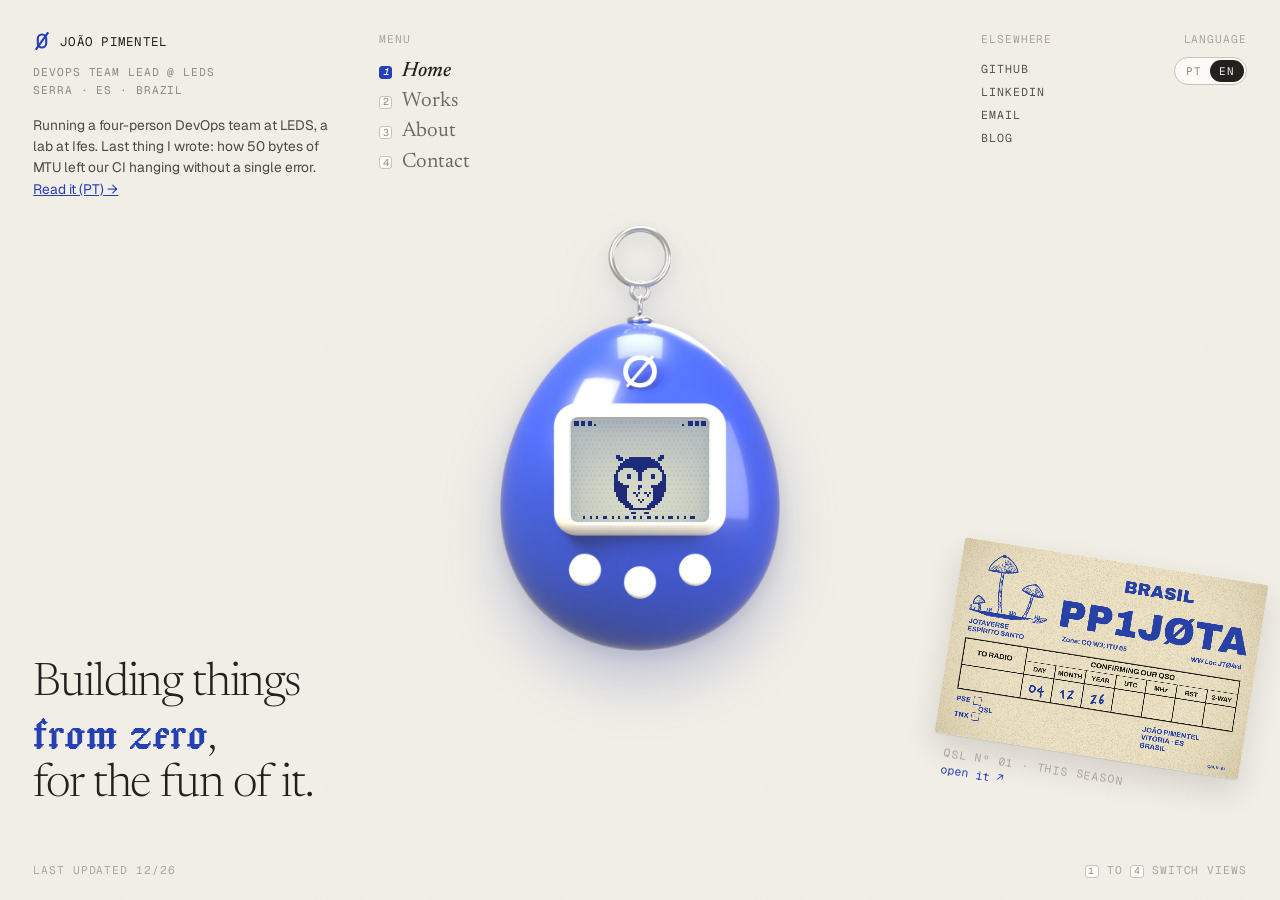
<file: index.html>
<!DOCTYPE html>
<html lang="pt-BR">

<head>
    <meta charset="UTF-8">
    <meta name="viewport" content="width=device-width, initial-scale=1.0">
    <title>Jotaverse / João Pimentel</title>
    <meta name="description" content="Jotaverse, de João Pimentel: líder de DevOps em Serra, ES. Projetos e experimentos feitos pelo prazer de construir.">
    <meta property="og:title" content="Jotaverse / João Pimentel">
    <meta property="og:description" content="DevOps, segurança e projetos feitos pelo prazer de construir.">
    <meta property="og:type" content="website">
    <link rel="icon" href="favicon.ico" sizes="32x32">
    <link rel="icon" href="favicon.svg" type="image/svg+xml">
    <link rel="apple-touch-icon" href="apple-touch-icon.png">
    <meta name="theme-color" content="#f4f1ea">
    <link rel="preconnect" href="https://fonts.googleapis.com">
    <link rel="preconnect" href="https://fonts.gstatic.com" crossorigin>
    <!-- Newsreader + Geist for the page, Jacquard 24 for the pixel blackletter accents, GFS Didot for the greek; Archivo + Reenie Beanie are the card's print and pen -->
    <link href="https://fonts.googleapis.com/css2?family=Archivo:wght@500;700&family=Archivo+Black&family=GFS+Didot&family=Geist+Mono:wght@400;500&family=Geist:wght@400;500&family=Jacquard+24&family=Newsreader:ital,opsz,wght@0,6..72,300..500;1,6..72,300..500&family=Reenie+Beanie&display=swap" rel="stylesheet">
    <link rel="stylesheet" href="site.css">
</head>

<body>
    <!-- ============ MASTHEAD (also the navigation) ============
         the page ships in portuguese; i18n.js swaps every [data-i18n] for english -->
    <header class="mast">
        <div class="mast-col mast-id">
            <a href="#" class="brand" data-go="home">
                <svg viewBox="0 0 32 32" aria-hidden="true"><rect x="8.5" y="4.5" width="15" height="23" rx="7.5"/><path d="M6 30 26 2"/></svg>
                JOÃO PIMENTEL
            </a>
            <p class="mono-s" data-i18n="role">LÍDER DE DEVOPS NO LEDS<br>SERRA · ES · BRASIL</p>
            <p class="mast-now" data-i18n="now">Lidero um time de DevOps de quatro pessoas no LEDS, um laboratório do Ifes. O último texto que escrevi: como 50 bytes de MTU deixaram nosso CI travado sem um único erro. <a href="https://blog.jotaverse.com.br/posts/50-bytes-ci-mudo/">Ler →</a></p>
        </div>

        <nav class="mast-col mast-menu" data-i18n-aria="nav" aria-label="Seções">
            <p class="label">menu</p>
            <a href="#" data-go="home"><kbd>1</kbd><span data-i18n="m-home">Início</span></a>
            <a href="#works" data-go="works"><kbd>2</kbd><span data-i18n="m-works">Projetos</span></a>
            <a href="#me" data-go="me"><kbd>3</kbd><span data-i18n="m-me">Sobre</span></a>
            <a href="#links" data-go="links"><kbd>4</kbd><span data-i18n="m-links">Contato</span></a>
        </nav>

        <div class="mast-col mast-contact">
            <p class="label" data-i18n="elsewhere">por aí</p>
            <a href="https://github.com/joaomrpimentel" target="_blank" rel="noopener">GITHUB</a>
            <a href="https://www.linkedin.com/in/jo%C3%A3o-marcos-pimentel-269a99296/" target="_blank" rel="noopener">LINKEDIN</a>
            <a href="mailto:joaomarcosrpimentel@gmail.com" data-copy="joaomarcosrpimentel@gmail.com">EMAIL</a>
            <a href="https://blog.jotaverse.com.br">BLOG</a>
        </div>

        <div class="mast-col mast-lang">
            <p class="label" data-i18n="lang-label">idioma</p>
            <div class="lang" role="group" data-i18n-aria="lang-group" aria-label="Idioma do site">
                <button type="button" data-lang="pt" aria-pressed="true">PT</button>
                <button type="button" data-lang="en" aria-pressed="false">EN</button>
            </div>
        </div>
    </header>

    <main>
        <!-- ============ HOME ============ -->
        <section class="view view-home" id="home" data-i18n-aria="m-home" aria-label="Início">
            <div class="home">
                <h1 class="headline">
                    <span class="visually-hidden">João Pimentel. </span><span data-i18n="headline">Construo coisas<br><em>do zero</em>,<br>por pura diversão.</span>
                </h1>

                <!-- the pet: a pixel owl that lives in a rendered egg. layers come from
                     tools/egg.py; the lcd is a canvas in the hole the frame leaves for it.
                     .egg takes the pick-up zoom, .egg-body the idle sway, so each keeps
                     its own transform origin -->
                <div class="pet">
                    <div class="egg" id="egg" tabindex="0" role="group" data-i18n-aria="egg" aria-label="Jotagotchi, uma coruja de pixel chamada Byte. Aperte Enter pra pegar.">
                        <div class="egg-body">
                            <canvas id="pet" width="64" height="48" aria-hidden="true"></canvas>
                            <img class="egg-layer egg-frame" src="assets/egg/frame.webp" alt="" width="900" height="1100" draggable="false">
                            <img class="egg-layer egg-press" data-for="a" src="assets/egg/button_1.webp" alt="" width="900" height="1100" draggable="false">
                            <img class="egg-layer egg-press" data-for="b" src="assets/egg/button_2.webp" alt="" width="900" height="1100" draggable="false">
                            <img class="egg-layer egg-press" data-for="c" src="assets/egg/button_3.webp" alt="" width="900" height="1100" draggable="false">
                            <button type="button" class="egg-key" data-key="a" style="--l:31.4%;--t:76.9%;--w:8.6%;--h:7.4%" data-i18n-aria="k-feed" aria-label="Alimentar"></button>
                            <button type="button" class="egg-key" data-key="b" style="--l:45.8%;--t:79.5%;--w:8.4%;--h:7.4%" data-i18n-aria="k-play" aria-label="Brincar"></button>
                            <button type="button" class="egg-key" data-key="c" style="--l:60%;--t:76.9%;--w:8.6%;--h:7.4%" data-i18n-aria="k-light" aria-label="Luz"></button>
                        </div>
                    </div>
                    <p class="visually-hidden" id="pet-live" aria-live="polite"></p>
                </div>

                <!-- the collectible, tossed on the corner -->
                <button type="button" class="tossed" id="open-qsl" aria-haspopup="dialog">
                    <canvas id="card-thumb" width="700" height="450" aria-hidden="true"></canvas>
                    <span class="tossed-note"><span class="label" data-i18n="qsl-season">QSL Nº 01 · desta temporada</span><span data-i18n="qsl-open">abrir ↗</span></span>
                </button>
            </div>
        </section>

        <!-- ============ WORKS ============ -->
        <section class="view" id="works" aria-labelledby="works-title" hidden>
            <header class="view-head">
                <h2 id="works-title" data-i18n="m-works">Projetos</h2>
                <p class="mono-s" data-i18n="works-sub">o que eu faço quando ninguém pede.</p>
            </header>
            <div class="works">
                <a class="work" href="https://github.com/joaomrpimentel/KubeOwl" target="_blank" rel="noopener">
                    <span class="work-shot"><img src="assets/works/kubeowl.webp" data-i18n-alt="alt-kubeowl" alt="Painel do KubeOwl com a visão geral do cluster" loading="lazy" width="1200" height="750"></span>
                    <span class="work-meta"><span class="work-name">KubeOwl</span><span class="chip">GO · OPEN SOURCE</span></span>
                    <span class="work-title" data-i18n="w-kubeowl">Um painel web que mostra o estado de um cluster Kubernetes em tempo real.</span>
                </a>
                <a class="work" href="https://modula.jotaverse.com.br" target="_blank" rel="noopener">
                    <span class="work-shot"><img src="assets/works/modula.webp" data-i18n-alt="alt-modula" alt="Tela inicial do Modula com três sintetizadores" loading="lazy" width="1200" height="750" data-zoom="2.4" data-focus="50 30"></span>
                    <span class="work-meta"><span class="work-name">Modula</span><span class="chip">WEB AUDIO</span></span>
                    <span class="work-title" data-i18n="w-modula">Três sintetizadores que rodam direto no navegador.</span>
                </a>
                <a class="work" href="subtone/" target="_blank" rel="noopener">
                    <span class="work-shot"><img src="assets/works/subtone.webp" data-i18n-alt="alt-subtone" alt="Editor do Subtone com efeitos de dithering, CRT e halftone" loading="lazy" width="1200" height="750"></span>
                    <span class="work-meta"><span class="work-name">Subtone</span><span class="chip" data-i18n="c-image">IMAGEM</span></span>
                    <span class="work-title" data-i18n="w-subtone">Um editor de imagem que aplica dither, halftone e outros efeitos retrô.</span>
                </a>
                <a class="work" href="https://lume.jotaverse.com.br/u/jota" target="_blank" rel="noopener">
                    <span class="work-shot"><img src="assets/works/lume.webp" data-i18n-alt="alt-lume" alt="Perfil no Lume com uma grade de fotos polaroid" loading="lazy" width="1200" height="750"></span>
                    <span class="work-meta"><span class="work-name">Lume</span><span class="chip" data-i18n="c-photos">REDE SOCIAL</span></span>
                    <span class="work-title" data-i18n="w-lume">Uma rede social só para convidados, onde posto algumas fotos.</span>
                </a>
                <a class="work" href="snake-queue/" target="_blank" rel="noopener">
                    <span class="work-shot"><img src="assets/works/snake.webp" data-i18n-alt="alt-snake" alt="Janela de ajuda do Snake Queue por cima do tabuleiro" loading="lazy" width="1200" height="750" data-zoom="1.6" data-focus="50 30"></span>
                    <span class="work-meta"><span class="work-name">Snake Queue</span><span class="chip" data-i18n="c-exp">EXPERIMENTO</span></span>
                    <span class="work-title" data-i18n="w-snake">Uma lista de tarefas em que cada tarefa é um pedaço de uma cobra.</span>
                </a>
                <a class="work" href="https://blog.jotaverse.com.br">
                    <span class="work-shot"><img src="assets/works/blog.webp" data-i18n-alt="alt-blog" alt="Página inicial do blog do Jotaverse" loading="lazy" width="1200" height="750"></span>
                    <span class="work-meta"><span class="work-name">Blog</span><span class="chip" data-i18n="c-writing">TEXTOS</span></span>
                    <span class="work-title" data-i18n="w-blog">Onde escrevo sobre DevOps, segurança e homelab.</span>
                </a>
            </div>
        </section>

        <!-- ============ ABOUT ============ -->
        <section class="view view-center" id="me" aria-labelledby="me-title" hidden>
            <div class="me-text">
                <h2 id="me-title" data-i18n="m-me">Sobre</h2>
                <p data-i18n="me-1">Sou o João. Lidero o time de DevOps do LEDS, um laboratório do Ifes em Serra, no Espírito Santo. No dia a dia isso quer dizer pipelines de CI/CD com GitHub Actions, Drone e Argo, clusters Kubernetes na AWS e nos nossos próprios servidores Proxmox, e zero trust entre os microsserviços.</p>
                <p data-i18n="me-2">Antes disso fui dev full cycle no mesmo laboratório. Escrevi a extensão em Langium por trás do Spark-LEds, que gera código de front e back a partir de uma DSL pequena, e um gateway de API com Ocelot.</p>
                <p data-i18n="me-3">O resto deste site eu fiz por diversão, no meu tempo livre.</p>
                <dl class="facts">
                    <div><dt class="label" data-i18n="f-studied">estudei</dt><dd data-i18n="f-studied-v">Sistemas de Informação no Ifes. Antes, técnico em automação industrial no Cedtec.</dd></div>
                    <div><dt class="label" data-i18n="f-writing">escrevo</dt><dd data-i18n="f-writing-v">Notas sobre DevOps e segurança, <a href="https://blog.jotaverse.com.br">no blog</a>.</dd></div>
                </dl>
            </div>
            <!-- ichthys: just the word, quiet in the corner. on hover a fish slips out
                 from under the letters, arcs over them and dives back in with a splash.
                 the "water" is the baseline: everything below it is clipped (site.js) -->
            <figure class="ichthys" tabindex="0" aria-label="ΙΧΘΥΣ: Ἰησοῦς Χριστὸς Θεοῦ Υἱὸς Σωτήρ">
                <svg viewBox="0 0 260 150" aria-hidden="true">
                    <defs><clipPath id="above-water"><rect x="-40" y="-80" width="340" height="208"/></clipPath></defs>
                    <text class="ichthys-word" x="130" y="128" text-anchor="middle">ΙΧΘΥΣ</text>
                    <g clip-path="url(#above-water)">
                        <g class="ichthys-fish" transform="translate(30 190)">
                            <path d="M-22 8 C -11 -10, 12 -12, 22 0 C 12 12, -11 10, -22 -8"/>
                            <circle cx="13" cy="-2" r="1.5"/>
                        </g>
                    </g>
                    <g class="ichthys-splash"></g>
                </svg>
            </figure>
        </section>

        <!-- ============ CONTACT ============ -->
        <section class="view view-center" id="links" aria-labelledby="links-title" hidden>
            <header class="view-head">
                <h2 id="links-title" data-i18n="links-title">Manda um oi</h2>
                <p class="mono-s" data-i18n="links-sub">clique no email pra copiar.</p>
            </header>
            <ul class="links">
                <li><a href="mailto:joaomarcosrpimentel@gmail.com" data-copy="joaomarcosrpimentel@gmail.com"><span>Email</span><span class="mono-s">joaomarcosrpimentel@gmail.com</span><span class="go">⧉</span></a></li>
                <li><a href="https://github.com/joaomrpimentel" target="_blank" rel="noopener"><span>GitHub</span><span class="mono-s">@joaomrpimentel</span><span class="go">↗</span></a></li>
                <li><a href="https://www.linkedin.com/in/jo%C3%A3o-marcos-pimentel-269a99296/" target="_blank" rel="noopener"><span>LinkedIn</span><span class="mono-s">João Marcos Pimentel</span><span class="go">↗</span></a></li>
                <li><a href="https://blog.jotaverse.com.br"><span>Blog</span><span class="mono-s">blog.jotaverse.com.br</span><span class="go">↗</span></a></li>
            </ul>
        </section>
    </main>

    <footer class="foot mono-s">
        <span><span data-i18n="updated">ATUALIZADO EM</span> <time id="updated">10/26</time></span>
        <span class="foot-keys"><kbd>1</kbd> <span data-i18n="keys">A</span> <kbd>4</kbd> <span data-i18n="keys-2">TROCAM DE TELA</span></span>
    </footer>

    <!-- ============ QSL DIALOG ============ -->
    <!-- not a panel: like the egg, the card is picked up off the page and the
         page steps back. site.js flies it in from the thumbnail and back out -->
    <dialog class="qsl-dialog" id="qsl-dialog" aria-labelledby="qsl-title">
        <button type="button" class="dialog-close mono-s" id="close-qsl"><span data-i18n="close-l">esc · fechar</span> ×</button>
        <div class="qsl-dialog-card">
            <div class="card-wrap" id="card-wrap">
                <canvas id="card" width="2100" height="1350" role="img" data-i18n-aria="card" aria-label="Cartão QSL de PP1JØTA, que se preenche sozinho"></canvas>
                <input id="to" class="to-input" maxlength="10" autocomplete="off" autocapitalize="characters"
                       spellcheck="false" data-i18n-aria="to" aria-label="Seu nome ou indicativo, escrito no campo TO RADIO">
            </div>
            <p class="card-hint" id="hint" data-i18n="qsl-hint">✎ clique em <b>TO RADIO</b> e escreva seu indicativo ou nome</p>
        </div>
        <div class="qsl-dialog-text" id="qsl-text" tabindex="-1">
            <p class="label" data-i18n="qsl-live">QSL Nº 01 · no ar desde 9 out 2026</p>
            <h2 id="qsl-title" data-i18n="qsl-title">Cartão QSL</h2>
            <p data-i18n="qsl-1">Depois de um contato, radioamadores mandam um cartão-postal um pro outro confirmando que ele aconteceu. Esse cartão é o QSL.</p>
            <p data-i18n="qsl-2">O site tem um cartão por temporada. Este é o primeiro. Quando sair o próximo, este vai pro arquivo e para de mudar.</p>
            <dl class="facts">
                <div><dt class="label" data-i18n="qsl-feat">neste cartão</dt><dd data-i18n="qsl-feat-v"><i>Entoloma virescens</i>, um cogumelo da Mata Atlântica aqui do Espírito Santo, azul do chapéu ao pé.</dd></div>
                <div><dt class="label" data-i18n="qsl-yours">o seu</dt><dd data-i18n="qsl-3">Escreva seu indicativo, ou só seu nome, em TO RADIO. A data e a hora se preenchem sozinhas.</dd></div>
            </dl>
            <button type="button" class="pill" id="download" data-i18n="qsl-dl">baixar meu cartão ↓</button>
        </div>
    </dialog>

    <div class="pet-hint" id="pet-hint" aria-hidden="true"></div>
    <!-- same close as the card, shown while the egg is picked up -->
    <button type="button" class="dialog-close pet-close mono-s" id="close-pet"><span data-i18n="close-l">esc · fechar</span> ×</button>

    <div class="toast" id="toast" role="status" aria-live="polite"></div>

    <script src="i18n.js" defer></script>
    <script src="qsl/qsl.js" defer></script>
    <script src="site.js" defer></script>
    <script src="pet.js" defer></script>
</body>

</html>
</file>
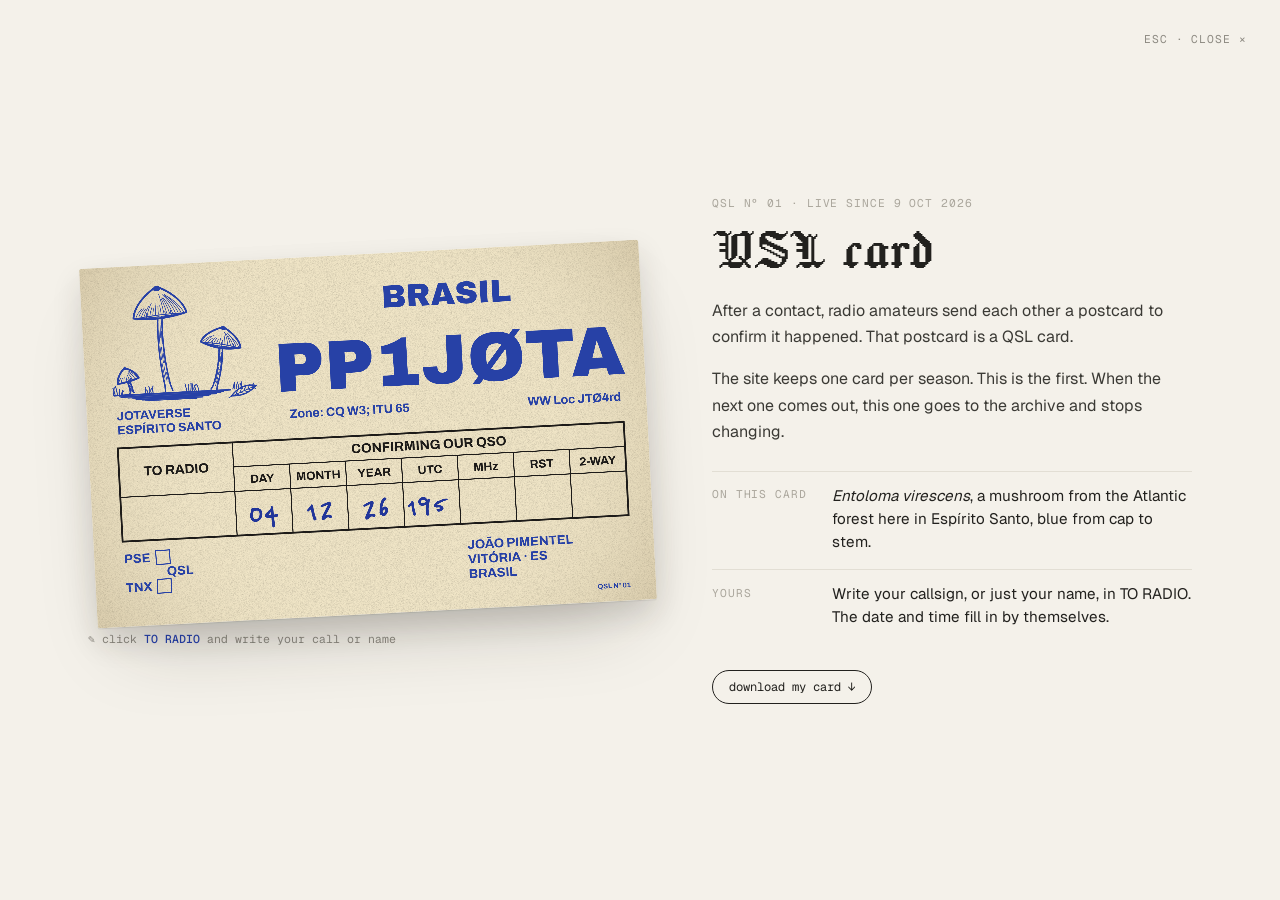
<file: qsl/index.html>
<!DOCTYPE html>
<html lang="pt-BR">
<head>
    <meta charset="UTF-8">
    <title>QSL Card / Jotaverse</title>
    <!-- the QSL card moved to the home page; keep old links working -->
    <link rel="canonical" href="https://jotaverse.com.br/#qsl">
    <meta http-equiv="refresh" content="0; url=../#qsl">
    <script>location.replace('../#qsl');</script>
</head>
<body>
    <p><a href="../#qsl">O cartão QSL agora fica na página inicial →</a></p>
</body>
</html>
</file>
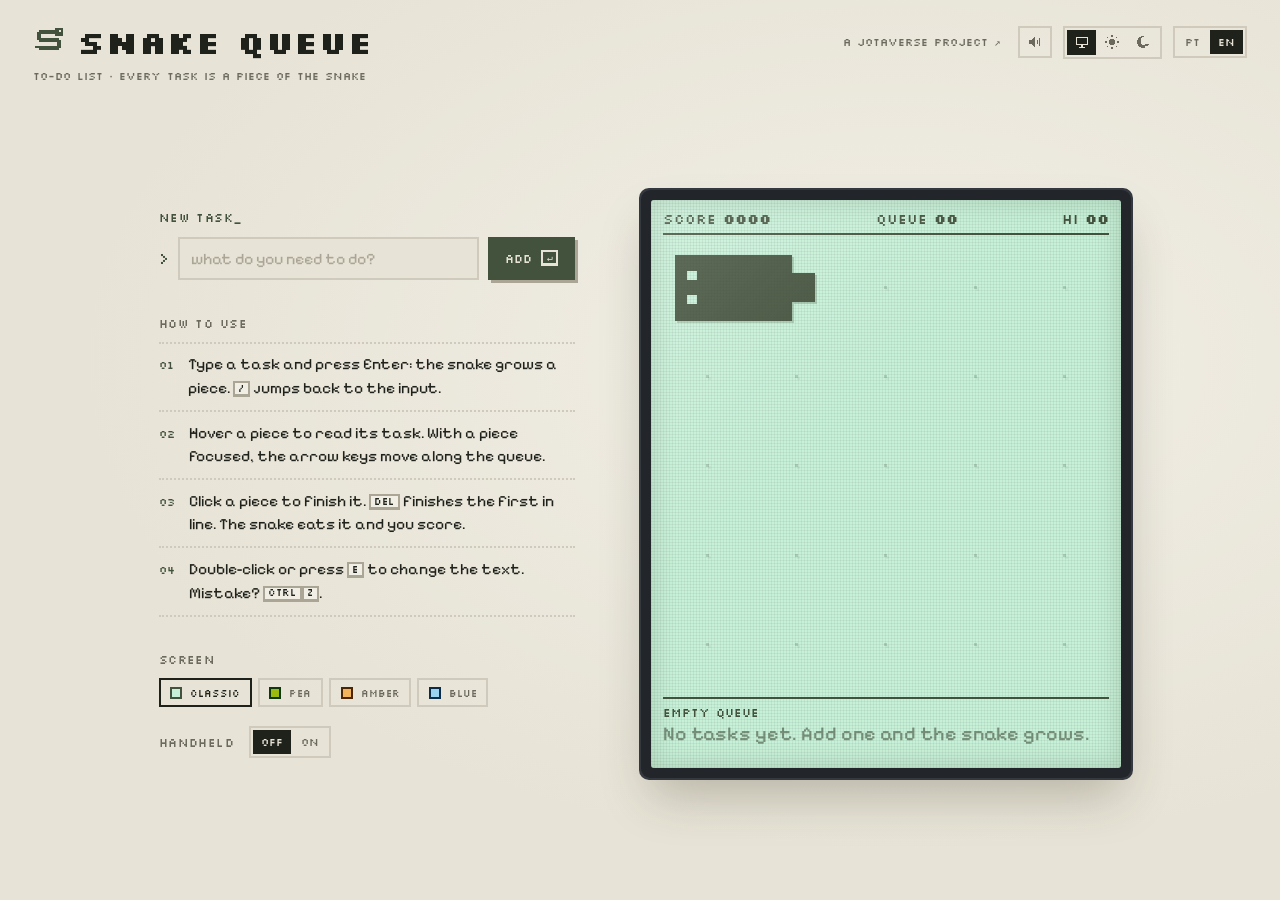
<file: snake-queue/index.html>
<!DOCTYPE html>
<html lang="pt-BR">
<head>
  <meta charset="UTF-8">
  <meta name="viewport" content="width=device-width, initial-scale=1.0">
  <title>Snake Queue</title>
  <meta name="description" content="Snake Queue: uma lista de tarefas em que cada tarefa é um pedaço da cobra.">
  <meta name="theme-color" content="#121410">
  <script>
    // pick the theme before first paint so a light device never flashes dark.
    // "auto" (the default) follows the device; script.js keeps it in sync
    (() => {
      let pref = "auto";
      try { pref = localStorage.getItem("snakeScheme") || "auto"; } catch {}
      const light = pref === "light" || (pref === "auto" && matchMedia("(prefers-color-scheme: light)").matches);
      document.documentElement.dataset.scheme = light ? "light" : "dark";
      // the handheld is optional; without it the screen stands on its own
      let device = "off";
      try { device = localStorage.getItem("snakeDevice") === "on" ? "on" : "off"; } catch {}
      document.documentElement.dataset.device = device;
    })();
  </script>
  <link rel="icon" href="favicon.svg" type="image/svg+xml">
  <link rel="preconnect" href="https://fonts.googleapis.com">
  <link rel="preconnect" href="https://fonts.gstatic.com" crossorigin>
  <!-- Silkscreen for the labels, scores and wordmark, Pixelify Sans for anything you actually read -->
  <link href="https://fonts.googleapis.com/css2?family=Pixelify+Sans:wght@400;500&family=Silkscreen:wght@400;700&display=swap" rel="stylesheet">
  <link rel="stylesheet" href="styles.css">
</head>
<body>
  <!-- the mark: a pixel snake folded into an S, head top right -->
  <svg width="0" height="0" style="position:absolute" aria-hidden="true">
    <symbol id="snake-mark" viewBox="0 0 16 16">
      <path class="mark-body" d="M3 2h9v2h-9zM2 3h2v4h-2zM3 6h10v2h-10zM12 7h2v4h-2zM3 10h10v2h-10zM1 10h2v1h-2z"/>
      <path class="mark-body" d="M11 1h4v4h-4z"/>
      <path class="mark-eye" d="M13 2h1v1h-1z"/>
    </symbol>
  </svg>

  <header class="mast">
    <div class="mast-col">
      <a href="./" class="brand">
        <svg class="mark" aria-hidden="true"><use href="#snake-mark"/></svg>
        <span class="wordmark">snake queue</span>
      </a>
      <p class="tagline" data-i18n="tagline">LISTA DE TAREFAS · CADA TAREFA É UM PEDAÇO DA COBRA</p>
    </div>
    <div class="mast-tools">
      <a class="mast-by" href="https://jotaverse.com.br/#works" data-i18n="by">UM PROJETO DO JOTAVERSE ↗</a>
      <button type="button" id="mute-button" class="tool" aria-pressed="false" data-i18n-aria="sound" aria-label="Som">
        <svg class="sound-on" viewBox="0 0 16 16" aria-hidden="true"><path d="M2 6h3v4h-3zM5 5h1v6h-1zM6 4h1v8h-1zM7 3h1v10h-1zM10 6h1v4h-1zM12 4h1v8h-1z"/></svg>
        <svg class="sound-off" viewBox="0 0 16 16" aria-hidden="true"><path d="M2 6h3v4h-3zM5 5h1v6h-1zM6 4h1v8h-1zM7 3h1v10h-1zM10 5h1v1h-1zM11 6h1v1h-1zM12 7h1v2h-1zM13 6h1v1h-1zM14 5h1v1h-1zM11 9h1v1h-1zM10 10h1v1h-1zM13 9h1v1h-1zM14 10h1v1h-1z"/></svg>
      </button>
      <div class="segmented scheme" role="group" data-i18n-aria="scheme-group" aria-label="Tema">
        <button type="button" data-scheme="auto" aria-pressed="true" data-i18n-aria="scheme-auto" aria-label="Automático (segue o dispositivo)" data-i18n-title="scheme-auto" title="Automático (segue o dispositivo)">
          <svg viewBox="0 0 16 16" aria-hidden="true"><path d="M2 3h12v1h-12zM2 4h1v6h-1zM13 4h1v6h-1zM2 10h12v1h-12zM7 11h2v2h-2zM5 13h6v1h-6z"/></svg>
        </button>
        <button type="button" data-scheme="light" aria-pressed="false" data-i18n-aria="scheme-light" aria-label="Claro" data-i18n-title="scheme-light" title="Claro">
          <svg viewBox="0 0 16 16" aria-hidden="true"><path d="M6 5h4v6h-4zM5 6h6v4h-6zM7 1h2v2h-2zM7 13h2v2h-2zM1 7h2v2h-2zM13 7h2v2h-2zM3 3h1v1h-1zM12 3h1v1h-1zM3 12h1v1h-1zM12 12h1v1h-1z"/></svg>
        </button>
        <button type="button" data-scheme="dark" aria-pressed="false" data-i18n-aria="scheme-dark" aria-label="Escuro" data-i18n-title="scheme-dark" title="Escuro">
          <svg viewBox="0 0 16 16" aria-hidden="true"><path d="M6 2h3v1h-3zM4 3h3v1h-3zM3 4h3v2h-3zM2 6h4v4h-4zM3 10h4v2h-4zM4 12h6v1h-6zM6 13h4v1h-4zM7 11h6v1h-6zM10 10h4v1h-4z"/></svg>
        </button>
      </div>
      <div class="segmented" role="group" data-i18n-aria="lang-group" aria-label="Idioma">
        <button type="button" data-lang="pt" aria-pressed="true">PT</button>
        <button type="button" data-lang="en" aria-pressed="false">EN</button>
      </div>
    </div>
  </header>

  <main class="hero">
    <!-- left: feed it, how to use it, which screen -->
    <div class="side">
      <form id="task-form" class="feed">
        <label for="task-input" class="label"><span data-i18n="new-task">nova tarefa</span><span class="caret" aria-hidden="true">_</span></label>
        <div class="feed-row">
          <span class="prompt" aria-hidden="true">&gt;</span>
          <input type="text" id="task-input" class="text-input" autocomplete="off" maxlength="200" data-i18n-ph="placeholder" placeholder="o que você precisa fazer?">
          <button type="submit" class="btn btn-primary"><span data-i18n="add">adicionar</span><kbd>↵</kbd></button>
        </div>
      </form>

      <div class="steps">
        <p class="label" data-i18n="how">como usar</p>
        <ol>
          <!-- .pc shows with a mouse and keyboard, .touch on a phone (see styles.css) -->
          <li><span>01</span><p data-i18n="s1">Digite uma tarefa e aperte Enter: a cobra cresce um pedaço.<span class="pc"> <kbd>/</kbd> volta pro campo.</span></p></li>
          <li><span>02</span><p data-i18n="s2"><span class="pc">Passe o mouse num pedaço pra ler a tarefa. Com um pedaço em foco, as setas andam pela fila.</span><span class="touch">Toque num pedaço pra ler a tarefa.</span></p></li>
          <li><span>03</span><p data-i18n="s3"><span class="pc">Clique num pedaço pra concluir. <kbd>Del</kbd> conclui a primeira da fila.</span><span class="touch">Toque de novo no mesmo pedaço pra concluir.</span> A cobra come e você ganha ponto.</p></li>
          <li><span>04</span><p data-i18n="s4"><span class="pc">Clique duas vezes ou aperte <kbd>E</kbd> pra mudar o texto. Errou? <kbd>Ctrl</kbd><kbd>Z</kbd>.</span><span class="touch">Segure o dedo num pedaço pra mudar o texto. Errou? Toque em desfazer no aviso.</span></p></li>
        </ol>
      </div>

      <div class="screens">
        <p class="label" data-i18n="ink">tela</p>
        <div class="chips" role="radiogroup" data-i18n-aria="ink-group" aria-label="Cor da tela">
          <button type="button" class="chip" data-ink="nokia" role="radio" aria-checked="true"><i></i><span data-i18n="ink-nokia">clássica</span></button>
          <button type="button" class="chip" data-ink="pocket" role="radio" aria-checked="false"><i></i><span data-i18n="ink-pocket">ervilha</span></button>
          <button type="button" class="chip" data-ink="amber" role="radio" aria-checked="false"><i></i><span data-i18n="ink-amber">âmbar</span></button>
          <button type="button" class="chip" data-ink="blue" role="radio" aria-checked="false"><i></i><span data-i18n="ink-blue">azul</span></button>
        </div>
        <div class="device-pick">
          <p class="label" data-i18n="device">aparelho</p>
          <div class="segmented" role="group" data-i18n-aria="device-group" aria-label="Aparelho em volta da tela">
            <button type="button" data-device="off" aria-pressed="true" data-i18n="device-off">sem</button>
            <button type="button" data-device="on" aria-pressed="false" data-i18n="device-on">com</button>
          </div>
        </div>
      </div>
    </div>

    <!-- right: the screen. with the handheld on, a flip phone render opens
         under the page and script.js lays the live lcd onto its glass
         (geometry in assets/flip.json) -->
    <figure class="device">
      <img class="device-img" src="assets/flip.webp" alt="" aria-hidden="true" loading="lazy" decoding="async">

      <div class="lcd">
        <div class="hud">
          <span><span data-i18n="hud-eaten">PONTOS</span> <b id="hud-eaten">0000</b></span>
          <span><span data-i18n="hud-len">FILA</span> <b id="hud-len">00</b></span>
          <span><span data-i18n="hud-best">REC</span> <b id="hud-best">00</b></span>
        </div>
        <div class="board" data-i18n-aria="board" aria-label="Fila de tarefas">
          <div id="snake-grid" class="snake-grid"></div>
        </div>
        <div class="readout" aria-live="polite">
          <p class="readout-label" id="readout-label"></p>
          <p class="readout-text" id="readout-text"></p>
          <input type="text" id="readout-edit" class="readout-edit" maxlength="200" hidden data-i18n-aria="edit-task" aria-label="Editar tarefa">
        </div>
      </div>

    </figure>
  </main>

  <div class="hint" id="hint" aria-hidden="true"><p class="hint-label" id="hint-label"></p><p class="hint-text" id="hint-text"></p></div>

  <div class="toast" id="toast" role="status">
    <span id="toast-text"></span>
    <button type="button" id="toast-undo" data-i18n="undo">desfazer</button>
  </div>

  <script src="script.js"></script>
</body>
</html>
</file>
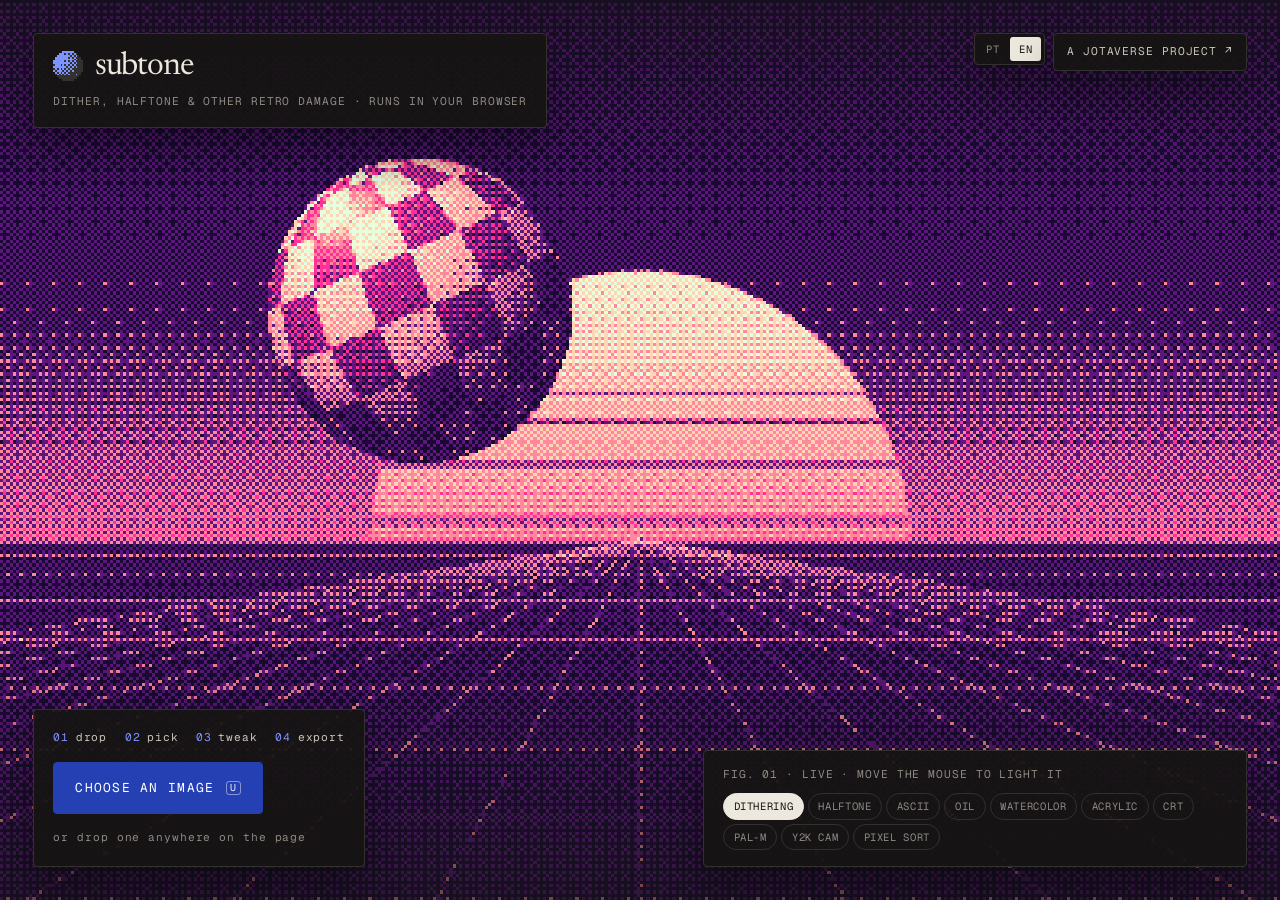
<file: subtone/index.html>
<!DOCTYPE html>
<html lang="en">
<head>
    <meta charset="UTF-8">
    <meta name="viewport" content="width=device-width, initial-scale=1.0">
    <title>Subtone</title>
    <meta name="description" content="Subtone: a small image toy for dither, halftone and other retro damage. Runs entirely in your browser.">
    <meta name="theme-color" content="#151412">
    <link rel="icon" href="data:image/svg+xml,%3Csvg xmlns='http://www.w3.org/2000/svg' viewBox='-2 -2 20 20' shape-rendering='crispEdges'%3E%3Crect x='-2' y='-2' width='20' height='20' fill='%23151412'/%3E%3Cpath fill='%2333312c' d='M5 0h6v1h-6zM3 1h10v1h-10zM2 2h12v1h-12zM1 3h14v1h-14zM1 4h14v1h-14zM0 5h16v1h-16zM0 6h16v1h-16zM0 7h16v1h-16zM0 8h16v1h-16zM0 9h16v1h-16zM0 10h16v1h-16zM1 11h14v1h-14zM1 12h14v1h-14zM2 13h12v1h-12zM3 14h10v1h-10zM5 15h6v1h-6z'/%3E%3Cpath fill='%237d93ff' d='M5 0h6v1h-6zM3 1h3v1h-3zM7 1h1v1h-1zM9 1h1v1h-1zM11 1h1v1h-1zM2 2h7v1h-7zM10 2h1v1h-1zM12 2h1v1h-1zM1 3h7v1h-7zM9 3h1v1h-1zM11 3h1v1h-1zM1 4h10v1h-10zM12 4h1v1h-1zM0 5h6v1h-6zM7 5h1v1h-1zM9 5h1v1h-1zM11 5h1v1h-1zM0 6h9v1h-9zM10 6h1v1h-1zM12 6h1v1h-1zM1 7h3v1h-3zM5 7h1v1h-1zM7 7h1v1h-1zM9 7h1v1h-1zM11 7h1v1h-1zM0 8h7v1h-7zM8 8h1v1h-1zM10 8h1v1h-1zM12 8h1v1h-1zM1 9h1v1h-1zM3 9h1v1h-1zM5 9h1v1h-1zM7 9h1v1h-1zM9 9h1v1h-1zM0 10h1v1h-1zM2 10h3v1h-3zM6 10h1v1h-1zM8 10h1v1h-1zM10 10h1v1h-1zM1 11h1v1h-1zM3 11h1v1h-1zM5 11h1v1h-1zM7 11h1v1h-1zM2 12h1v1h-1zM4 12h1v1h-1zM6 12h1v1h-1zM8 12h1v1h-1zM12 12h1v1h-1z'/%3E%3C/svg%3E">
    <link rel="preconnect" href="https://fonts.googleapis.com">
    <link rel="preconnect" href="https://fonts.gstatic.com" crossorigin>
    <!-- Geist for the interface, Newsreader for the wordmark and headline, Jacquard 24 for the pixel accents, VT323 for the y2k timestamp drawn on canvas -->
    <link href="https://fonts.googleapis.com/css2?family=Geist+Mono:wght@400;500&family=Geist:wght@400;500&family=Jacquard+24&family=Newsreader:ital,opsz,wght@0,6..72,300..500;1,6..72,300..500&family=VT323&display=swap" rel="stylesheet">
    <link rel="stylesheet" href="style.css">
</head>
<body>
    <!-- the mark: a moon lit from the top left, its tone dithered with a 4x4 bayer matrix.
         generated once; the dark path is the whole disc, the lit path sits on top -->
    <svg width="0" height="0" style="position:absolute" aria-hidden="true">
        <symbol id="subtone-mark" viewBox="0 0 16 16">
            <path class="mark-disc" d="M5 0h6v1h-6zM3 1h10v1h-10zM2 2h12v1h-12zM1 3h14v1h-14zM1 4h14v1h-14zM0 5h16v1h-16zM0 6h16v1h-16zM0 7h16v1h-16zM0 8h16v1h-16zM0 9h16v1h-16zM0 10h16v1h-16zM1 11h14v1h-14zM1 12h14v1h-14zM2 13h12v1h-12zM3 14h10v1h-10zM5 15h6v1h-6z"/>
            <path class="mark-lit" d="M5 0h6v1h-6zM3 1h3v1h-3zM7 1h1v1h-1zM9 1h1v1h-1zM11 1h1v1h-1zM2 2h7v1h-7zM10 2h1v1h-1zM12 2h1v1h-1zM1 3h7v1h-7zM9 3h1v1h-1zM11 3h1v1h-1zM1 4h10v1h-10zM12 4h1v1h-1zM0 5h6v1h-6zM7 5h1v1h-1zM9 5h1v1h-1zM11 5h1v1h-1zM0 6h9v1h-9zM10 6h1v1h-1zM12 6h1v1h-1zM1 7h3v1h-3zM5 7h1v1h-1zM7 7h1v1h-1zM9 7h1v1h-1zM11 7h1v1h-1zM0 8h7v1h-7zM8 8h1v1h-1zM10 8h1v1h-1zM12 8h1v1h-1zM1 9h1v1h-1zM3 9h1v1h-1zM5 9h1v1h-1zM7 9h1v1h-1zM9 9h1v1h-1zM0 10h1v1h-1zM2 10h3v1h-3zM6 10h1v1h-1zM8 10h1v1h-1zM10 10h1v1h-1zM1 11h1v1h-1zM3 11h1v1h-1zM5 11h1v1h-1zM7 11h1v1h-1zM2 12h1v1h-1zM4 12h1v1h-1zM6 12h1v1h-1zM8 12h1v1h-1zM12 12h1v1h-1z"/>
        </symbol>
    </svg>

    <input type="file" id="fileInput" class="visually-hidden" accept="image/png, image/jpeg, image/webp">

    <!-- ============ LANDING ============ -->
    <!-- the page is the demo: a full-bleed canvas rendered live through subtone's own effects,
         with the words sitting on solid chips so they stay readable over the pattern -->
    <main id="landing" class="landing">
        <canvas id="demoCanvas" class="backdrop" aria-label="A bouncing checkered ball, rendered live through the selected effect" role="img"></canvas>
        <canvas id="demoLoupe" class="loupe" width="160" height="160" aria-hidden="true"></canvas>

        <div class="overlay">
            <header class="mast">
                <div class="mast-col chip-box">
                    <a href="./" class="brand">
                        <svg class="mark" aria-hidden="true"><use href="#subtone-mark"/></svg>
                        <span class="wordmark">subtone</span>
                    </a>
                    <p class="mono-s">DITHER, HALFTONE &amp; OTHER RETRO DAMAGE · RUNS IN YOUR BROWSER</p>
                </div>
                <div class="mast-end">
                    <div class="lang-toggle chip-box" role="group" aria-label="Language">
                    <button type="button" data-lang="pt" aria-pressed="false">PT</button>
                    <button type="button" data-lang="en" aria-pressed="true">EN</button>
                </div>
                    <a class="mast-by mono-s chip-box" href="https://jotaverse.com.br/#works">A JOTAVERSE PROJECT ↗</a>
                </div>
            </header>

            <h1 class="visually-hidden">Subtone</h1>

            <footer class="dock">
                <div class="dock-start chip-box">
                    <ol class="steps mono-s">
                        <li><span>01</span>drop</li>
                        <li><span>02</span>pick</li>
                        <li><span>03</span>tweak</li>
                        <li><span>04</span>export</li>
                    </ol>
                    <button type="button" id="uploadButton" class="btn btn-primary btn-lg">
                        <span>Choose an image</span><kbd>U</kbd>
                    </button>
                    <p class="mono-s">or drop one anywhere on the page</p>
                </div>

                <div class="dock-end chip-box">
                    <span class="label">fig. <span id="demo-index">01</span> · live<span class="hover-only"> · move the mouse to light it</span></span>
                    <div id="demo-effects" class="demo-effects" role="group" aria-label="Preview an effect"></div>
                </div>
            </footer>
        </div>
    </main>

    <!-- ============ EDITOR ============ -->
    <div id="editor" class="editor" hidden>
        <section class="stage" aria-label="Canvas">
            <div class="stage-canvas">
                <canvas id="imageCanvas"></canvas>
                <span id="compare-badge" class="compare-badge label" hidden>original</span>
                <div id="busy" class="busy label" hidden>processing</div>
            </div>

            <div class="stage-tools" role="toolbar" aria-label="Image tools">
                <button type="button" class="tool" id="compareButton" title="Hold to see the original (space)" aria-label="Hold to compare with original">
                    <svg viewBox="0 0 24 24" aria-hidden="true"><rect x="3" y="4" width="18" height="16"/><path d="M12 4v16"/><path d="M12 4h9v16h-9z" class="fill"/></svg>
                </button>
                <button type="button" class="tool" id="replaceButton" title="New image (U)" aria-label="Open another image">
                    <svg viewBox="0 0 24 24" aria-hidden="true"><path d="M12 16V4M7 9l5-5 5 5M4 20h16"/></svg>
                </button>
                <button type="button" class="tool" id="exportButtonStage" title="Export (S)" aria-label="Export image">
                    <svg viewBox="0 0 24 24" aria-hidden="true"><path d="M12 4v12M7 11l5 5 5-5M4 20h16"/></svg>
                </button>
            </div>

            <!-- effect picker: a contact sheet of the current image through every effect -->
            <nav id="effects-menu" class="filmstrip" aria-label="Effects"></nav>
        </section>

        <aside class="panel" aria-label="Controls">
            <header class="panel-head">
                <button type="button" class="brand" id="homeButton" title="Back to start">
                    <svg class="mark" aria-hidden="true"><use href="#subtone-mark"/></svg>
                    <span class="wordmark">subtone</span>
                </button>
                <div class="panel-head-end">
                    <p class="mono-s" id="image-meta">no image</p>
                    <div class="lang-toggle" role="group" aria-label="Language">
                    <button type="button" data-lang="pt" aria-pressed="false">PT</button>
                    <button type="button" data-lang="en" aria-pressed="true">EN</button>
                </div>
                </div>
            </header>

            <div class="tabs" role="tablist">
                <button type="button" role="tab" class="tab" id="tab-effect" aria-controls="pane-effect" aria-selected="true">Effect</button>
                <button type="button" role="tab" class="tab" id="tab-adjust" aria-controls="pane-adjust" aria-selected="false">Adjust</button>
                <button type="button" role="tab" class="tab" id="tab-export" aria-controls="pane-export" aria-selected="false">Export</button>
            </div>

            <div id="controls-main" class="panel-body">
                <div class="pane" id="pane-effect" role="tabpanel" aria-labelledby="tab-effect">
                    <header class="effect-head">
                        <p class="label" id="active-effect-group"></p>
                        <h2 class="effect-title" id="active-effect-name"></h2>
                        <button type="button" id="resetEffectButton" class="head-reset" title="Reset this effect to its defaults">Reset</button>
                    </header>
                    <div id="effect-controls" class="effect-controls"></div>
                </div>

                <div class="pane preprocessing-panel" id="pane-adjust" role="tabpanel" aria-labelledby="tab-adjust" hidden>
                    <p class="label">applied before the effect</p>
                    <div class="controls-section">
                        <div>
                            <div class="control-row-flex"><label for="contrast">Contrast</label><span id="contrastValue">1</span></div>
                            <input type="range" id="contrast" name="contrast" min="0" max="3" value="1" step="0.1">
                        </div>
                        <div>
                            <div class="control-row-flex"><label for="clarity">Clarity</label><span id="clarityValue">0</span></div>
                            <input type="range" id="clarity" name="clarity" min="0" max="5" value="0" step="0.1">
                        </div>
                        <div>
                            <div class="control-row-flex"><label for="gamma">Gamma</label><span id="gammaValue">1</span></div>
                            <input type="range" id="gamma" name="gamma" min="0.1" max="3" value="1" step="0.1">
                        </div>
                        <div>
                            <div class="control-row-flex"><label for="grain">Grain</label><span id="grainValue">0</span></div>
                            <input type="range" id="grain" name="grain" min="0" max="100" value="0">
                        </div>
                    </div>
                    <button type="button" id="resetAdjustButton" class="btn btn-block">Reset adjustments</button>
                </div>

                <div class="pane" id="pane-export" role="tabpanel" aria-labelledby="tab-export" hidden>
                    <p class="label">format</p>
                    <div id="format-selector" class="pattern-selector">
                        <button type="button" class="pattern-btn active" data-format="png">PNG</button>
                        <button type="button" class="pattern-btn" data-format="jpeg">JPG</button>
                        <button type="button" class="pattern-btn" data-format="webp">WebP</button>
                    </div>
                    <p class="mono-s pane-note">PNG keeps every dithered pixel exact. JPG and WebP are smaller but blur the pattern.</p>
                </div>
            </div>

            <footer class="panel-foot">
                <button type="button" id="exportButtonPanel" class="btn btn-primary btn-block"><span>Export image</span><kbd>S</kbd></button>
                <button type="button" id="replaceButtonPanel" class="btn btn-block"><span>New image</span><kbd>U</kbd></button>
            </footer>
        </aside>
    </div>

    <div id="drop-veil" class="drop-veil" hidden>
        <p>drop it</p>
    </div>

    <script src="src/app.js" type="module"></script>
</body>
</html>
</file>
<file: site.css>
/* =========================================================
   JOTAVERSE
   paper and one blue ink. the masthead is the navigation.
   ========================================================= */

:root {
    --paper:  #f4f1ea;
    --ink:    #22211e;
    --muted:  #8d8a82;
    --faint:  #c8c4ba;
    --rule:   #e2ded4;
    --blue:   #2440b3;
    --white:  #fbfaf7;

    --serif: "Newsreader", Georgia, serif;
    --pixel: "Jacquard 24", "Newsreader", serif;
    --sans:  "Geist", system-ui, sans-serif;
    --mono:  "Geist Mono", ui-monospace, Menlo, monospace;

    --ease: cubic-bezier(.2, .8, .2, 1);
    --gut: clamp(16px, 2.6vw, 40px);
}

* { box-sizing: border-box; }
html { -webkit-text-size-adjust: 100%; }

body {
    margin: 0;
    min-height: 100svh;
    display: flex; flex-direction: column;
    /* paper: a faint fibre noise over warm off-white */
    background:
        url("data:image/svg+xml,%3Csvg xmlns='http://www.w3.org/2000/svg' width='220' height='220'%3E%3Cfilter id='n'%3E%3CfeTurbulence type='fractalNoise' baseFrequency='0.8' numOctaves='3' stitchTiles='stitch'/%3E%3CfeColorMatrix values='0 0 0 0 0.45 0 0 0 0 0.4 0 0 0 0 0.32 0 0 0 0.09 0'/%3E%3C/filter%3E%3Crect width='100%25' height='100%25' filter='url(%23n)'/%3E%3C/svg%3E"),
        var(--paper);
    color: var(--ink);
    font-family: var(--sans);
    -webkit-font-smoothing: antialiased;
}

a { color: inherit; }
::selection { background: var(--blue); color: #fff; }

.visually-hidden {
    position: absolute; width: 1px; height: 1px;
    padding: 0; margin: -1px; overflow: hidden;
    clip: rect(0 0 0 0); white-space: nowrap; border: 0;
}

.label, .mono-s {
    font-family: var(--mono); font-size: 0.7rem; letter-spacing: 0.08em;
    color: var(--muted); margin: 0;
}
.label { text-transform: uppercase; margin-bottom: 0.7rem; color: #aaa69c; }

kbd {
    display: inline-grid; place-items: center;
    min-width: 1.35em; height: 1.35em; padding: 0 0.25em;
    border: 1px solid var(--faint); border-radius: 3px;
    font-family: var(--mono); font-size: 0.62rem; line-height: 1; color: var(--muted);
    background: var(--white);
}

/* ---------- masthead ---------- */
.mast {
    display: grid;
    grid-template-columns: minmax(15rem, 20rem) 11rem 1fr 9rem 6rem;
    gap: 1.6rem;
    padding: 2rem var(--gut) 0;
}
.mast-col { display: flex; flex-direction: column; align-items: flex-start; }
.mast-contact { grid-column: 4; }
.mast-lang { grid-column: 5; align-items: flex-end; }
.mast-now { margin: 0.9rem 0 0; font-size: 0.86rem; line-height: 1.55; color: #4b4944; max-width: 34ch; }
.mast-now a { color: var(--blue); }
.lang { display: flex; border: 1px solid var(--faint); border-radius: 999px; padding: 2px; background: var(--white); }
.lang button {
    border: 0; background: none; cursor: pointer;
    padding: 0.25rem 0.55rem; border-radius: 999px;
    font-family: var(--mono); font-size: 0.68rem; letter-spacing: 0.08em; color: var(--muted);
}
.lang button[aria-pressed="true"] { background: var(--ink); color: var(--paper); }

.brand {
    display: flex; align-items: center; gap: 0.55rem;
    margin-bottom: 0.9rem;
    font-family: var(--mono); font-size: 0.78rem; letter-spacing: 0.1em;
    text-decoration: none;
}
.brand svg {
    width: 18px; height: 18px;
    fill: none; stroke: var(--blue); stroke-width: 3.8; stroke-linecap: square;
    transition: transform 0.5s var(--ease);
}
.brand:hover svg { transform: rotate(-24deg); }
.mast-id .mono-s { line-height: 1.6; }

.mast-menu a {
    display: flex; align-items: center; gap: 0.6rem;
    font-family: var(--serif); font-size: 1.3rem; line-height: 1.45;
    color: #6d6a63; text-decoration: none;
    transition: color 0.2s;
}
.mast-menu a:hover { color: var(--ink); }
.mast-menu a[aria-current="page"] { color: var(--ink); font-style: italic; font-weight: 500; }
.mast-menu a[aria-current="page"] kbd { background: var(--blue); border-color: var(--blue); color: #fff; }

.mast-contact a {
    font-family: var(--mono); font-size: 0.72rem; letter-spacing: 0.08em; line-height: 2;
    color: #55534d; text-decoration: none;
}
.mast-contact a:hover { color: var(--blue); }

/* ---------- views ---------- */
main { flex: 1; display: flex; flex-direction: column; }
.view { flex: 1; padding: 3rem var(--gut) 5rem; }
.view[hidden] { display: none; }
.view.enter { animation: enter 0.5s var(--ease) both; }
@keyframes enter {
    from { opacity: 0; transform: translateY(10px); }
    to   { opacity: 1; transform: none; }
}
.view-head { margin-bottom: 2.6rem; }
.view-head h2, .me-text h2 {
    margin: 0 0 0.4rem;
    font-family: var(--pixel); font-weight: 400;
    font-size: clamp(3.4rem, 8vw, 6.4rem); line-height: 0.9;
}

/* ---------- home ---------- */
.view-home { display: flex; padding-bottom: 3.4rem; }
.home {
    flex: 1;
    display: grid;
    grid-template-columns: minmax(0, 1fr) auto minmax(0, 1fr);
    grid-template-rows: 1fr auto;
    gap: 1.5rem 3rem;
    min-height: 0;
}
.headline {
    grid-column: 1; grid-row: 2; align-self: end;
    margin: 0;
    font-family: var(--serif); font-weight: 300;
    font-size: clamp(2.2rem, 3.6vw, 4rem); line-height: 1.02; letter-spacing: -0.025em;
    white-space: nowrap;
}
.headline em {
    font-family: var(--pixel); font-style: normal; font-weight: 400;
    font-size: 1.12em; letter-spacing: 0; color: var(--blue);
}

/* --- the pet --- */
.pet {
    grid-column: 2; grid-row: 1 / 3; align-self: start;
    margin-top: -3.5rem;                       /* sits up into the masthead's gap */
    display: flex; flex-direction: column; align-items: center;
    position: relative; z-index: 5;
}
.egg {
    position: relative;
    width: clamp(300px, 30vw, 440px); aspect-ratio: 900 / 1100;
    max-height: calc(100svh - 12rem); max-width: calc((100svh - 12rem) * 0.818);
    cursor: zoom-in;
    transform-origin: 50% 50%;
    transition: transform 0.7s var(--ease);
    outline: none;
}
.egg-body { position: absolute; inset: 0; transform-origin: 50% 6%; }
.egg-sway .egg-body { animation: sway 6s ease-in-out infinite; }
body.pet-focus .egg-body { animation-play-state: paused; }
@keyframes sway { 0%, 100% { rotate: -2deg; } 50% { rotate: 2deg; } }
.egg-layer {
    position: absolute; inset: 0; width: 100%; height: 100%;
    pointer-events: none; user-select: none;
}
.egg-frame { filter: drop-shadow(0 30px 30px rgba(36, 64, 179, 0.22)) drop-shadow(0 6px 8px rgba(20, 20, 40, 0.12)); }
.egg-press { transition: translate 0.08s; }
.egg-press.down { translate: 0 0.5%; }
/* the lcd sits in the hole the frame render leaves for it */
#pet {
    position: absolute;
    left: 31.8%; top: 48%; width: 36.4%; height: 22.5%;
    image-rendering: pixelated;
    background: #d9dcc8;
}
.egg-key {
    position: absolute; left: var(--l); top: var(--t); width: var(--w); height: var(--h);
    border: 0; border-radius: 50%; padding: 0;
    background: transparent; cursor: pointer;
    z-index: 2;
}
.egg-key:focus-visible { outline: 2px solid var(--ink); outline-offset: 3px; }
.egg:focus-visible { outline: none; }
.egg:focus-visible #pet { outline: 2px dashed var(--blue); outline-offset: 4px; }

/* focus mode: everything else leaves, the egg comes forward */
body.pet-focus .egg { cursor: default; }
body.pet-focus .mast, body.pet-focus .headline, body.pet-focus .tossed, body.pet-focus .foot {
    opacity: 0; pointer-events: none;
}
.mast, .headline, .tossed, .foot { transition: opacity 0.5s var(--ease); }

.pet-close {
    z-index: 60; opacity: 0; visibility: hidden;
    transition: opacity 0.5s var(--ease), visibility 0.5s;
}
body.pet-focus .pet-close { opacity: 1; visibility: visible; }

/* hints ride next to the cursor */
.pet-hint {
    position: fixed; left: 0; top: 0; z-index: 80;
    padding: 0.28rem 0.55rem; border-radius: 6px;
    background: rgba(20, 20, 30, 0.6); color: #fff;
    font-family: var(--mono); font-size: 0.7rem; letter-spacing: 0.08em; text-transform: uppercase;
    pointer-events: none; white-space: nowrap;
    opacity: 0; transition: opacity 0.15s;
    translate: 14px 16px;
}
.pet-hint.show { opacity: 1; }

/* --- the card, tossed in the corner --- */
.tossed {
    grid-column: 3; grid-row: 1 / 3; align-self: end; justify-self: end;
    position: relative;
    width: clamp(240px, 24vw, 360px);
    margin: 0 -0.5rem 3.2rem 0;
    padding: 0; border: 0; background: none; cursor: pointer;
    transform: rotate(9deg);
    transition: transform 0.45s var(--ease);
}
.tossed:hover, .tossed:focus-visible { transform: rotate(4deg) translateY(-6px) scale(1.03); outline: none; }
#card-thumb {
    display: block; width: 100%; height: auto; border-radius: 3px;
    box-shadow: 0 1px 1px rgba(40,35,25,0.1), 0 14px 30px rgba(40,35,25,0.14);
}
.tossed-note {
    position: absolute; left: 4%; top: calc(100% + 0.7rem);
    display: flex; flex-direction: column; align-items: flex-start; gap: 0.15rem;
    font-family: var(--mono); font-size: 0.72rem; color: var(--blue);
}
.tossed-note .label { margin: 0; }

/* --- the QSL card, picked up ---
   same move as the egg: no panel, the page goes back to bare paper and the
   card sits on it, tilted, with the text loose beside it like the About page */
.qsl-dialog {
    width: 100vw; max-width: none; height: 100svh; max-height: none;
    margin: 0; padding: clamp(24px, 5vw, 80px) var(--gut);
    border: 0; background: transparent; color: var(--ink);
    overflow: auto;
}
.qsl-dialog[open] {
    display: grid; grid-template-columns: minmax(0, 560px) minmax(0, 30rem);
    gap: clamp(28px, 5vw, 80px); align-items: center; align-content: center; justify-content: center;
}
.qsl-dialog::backdrop { background: var(--paper); opacity: 0; transition: opacity 0.35s var(--ease); }
.qsl-dialog.shown::backdrop { opacity: 1; }
/* everything but the card fades in after it lands, and out before it leaves */
.qsl-dialog .qsl-dialog-text, .qsl-dialog .card-hint { opacity: 0; transform: translateY(10px); transition: opacity 0.3s var(--ease), transform 0.3s var(--ease); }
.qsl-dialog.shown .qsl-dialog-text, .qsl-dialog.shown .card-hint { opacity: 1; transform: none; transition-delay: 0.35s; }
.dialog-close {
    position: fixed; top: 2rem; right: var(--gut);
    border: 0; background: none; cursor: pointer; padding: 0;
    letter-spacing: 0.08em; text-transform: uppercase; color: var(--muted);
}
.dialog-close:hover { color: var(--ink); }
.qsl-dialog-card { display: flex; flex-direction: column; gap: 1.1rem; }
.card-wrap { position: relative; transform: rotate(-3deg); transform-origin: 50% 50%; }
#card {
    display: block; width: 100%; height: auto; border-radius: 3px;
    box-shadow: 0 1px 1px rgba(40,35,25,0.1), 0 14px 30px rgba(40,35,25,0.14), 0 40px 80px -30px rgba(40,35,25,0.25);
}
/* sits exactly over the TO RADIO value cell on the canvas */
.to-input {
    position: absolute;
    left: 5.24%; top: 64%; width: 20.48%; height: 12.3%;
    margin: 0; padding: 0;
    border: 0; border-radius: 0;
    background: transparent;
    color: transparent; caret-color: transparent;
    font-size: 16px;            /* stops iOS zooming on focus */
    cursor: text;
}
.to-input:focus { outline: 1.5px dashed var(--blue); outline-offset: -4px; }
.card-hint { margin: 0; font-family: var(--mono); font-size: 0.72rem; color: var(--muted); }
.card-hint b { color: var(--blue); font-weight: 500; }
.qsl-dialog-text { max-width: 30rem; outline: none; }
.qsl-dialog-text h2 {
    margin: 0 0 1.2rem;
    font-family: var(--pixel); font-weight: 400; font-size: clamp(3rem, 5vw, 4.6rem); line-height: 0.9;
}
.qsl-dialog-text > p:not(.label) { margin: 0 0 1rem; font-size: 1rem; line-height: 1.65; color: #3b3a35; }
.qsl-dialog-text .facts { margin: 1.6rem 0 1.8rem; max-width: none; }
.pill {
    flex: none; cursor: pointer;
    border: 1px solid var(--ink); border-radius: 999px;
    background: transparent;
    padding: 0.5rem 1rem;
    font-family: var(--mono); font-size: 0.76rem; color: var(--ink);
    transition: background 0.15s, color 0.15s, border-color 0.15s;
}
.pill:hover { background: var(--ink); color: var(--paper); }

/* ---------- works ---------- */
.works {
    display: grid; gap: 1.6rem;
    grid-template-columns: repeat(auto-fill, minmax(min(100%, 22rem), 1fr));
}
.work {
    display: flex; flex-direction: column; gap: 0.8rem;
    padding: 0.6rem 0.6rem 1.2rem;
    background: var(--white);
    border: 1px solid var(--rule);
    border-radius: 14px;
    box-shadow: 0 1px 2px rgba(40, 35, 25, 0.05), 0 12px 30px rgba(40, 35, 25, 0.06);
    text-decoration: none;
    transition: transform 0.35s var(--ease), box-shadow 0.35s var(--ease), border-color 0.2s;
}
.work:hover {
    transform: translateY(-4px);
    border-color: var(--faint);
    box-shadow: 0 2px 4px rgba(40, 35, 25, 0.06), 0 22px 44px rgba(40, 35, 25, 0.1);
}
.work-shot {
    display: block; overflow: hidden;
    aspect-ratio: 16 / 10;
    border-radius: 9px;
    background: #e9e6de;
}
.work-shot img {
    display: block; width: 100%; height: 100%;
    object-fit: cover; object-position: top;
    transition: transform 0.7s var(--ease);
}
.work:hover .work-shot img { transform: scale(var(--z, 1.03)); }
.work-meta {
    display: flex; align-items: center; justify-content: space-between; gap: 1rem;
    padding: 0 0.5rem;
    font-size: 0.92rem; font-weight: 500;
}
.chip {
    border: 1px solid var(--rule); border-radius: 999px;
    padding: 0.2rem 0.6rem;
    font-family: var(--mono); font-size: 0.64rem; letter-spacing: 0.08em; font-weight: 400; color: var(--muted);
}
.work-title {
    padding: 0 0.5rem;
    font-family: var(--serif); font-style: italic;
    font-size: clamp(1.35rem, 1.8vw, 1.6rem); line-height: 1.2;
}

/* ---------- about ---------- */
.view-center { position: relative; text-align: center; }
.view-center .view-head { margin-inline: auto; }
.me-text { max-width: 40rem; margin: 0 auto; }
.me-text > p { margin: 0 0 1rem; font-size: 1.05rem; line-height: 1.7; color: #3b3a35; }
.facts { margin: 2rem auto 0; display: grid; gap: 0.2rem; max-width: 32rem; text-align: left; }
.facts > div {
    display: grid; grid-template-columns: 6.5rem 1fr; gap: 1rem;
    padding: 0.8rem 0; border-top: 1px solid var(--rule);
}
.facts dt { margin: 0; padding-top: 0.15rem; }
.facts dd { margin: 0; font-size: 0.95rem; line-height: 1.5; }
.facts a { color: var(--blue); }
.ichthys {
    /* just the word, quiet in the bottom right corner */
    position: fixed; right: var(--gut); bottom: 3.4rem; z-index: 1;
    width: clamp(200px, 16vw, 250px); margin: 0;
    color: #b9b4a8;
    transform: rotate(-9deg);       /* leaning up to the right, like a / ; the fish and its water lean with it */
    transition: color 0.4s var(--ease);
    outline: none; cursor: default;
}
.ichthys:hover, .ichthys:focus-visible { color: var(--blue); }
.ichthys svg { display: block; width: 100%; height: auto; overflow: visible; }
.ichthys-word { font-family: "GFS Didot", var(--serif); font-size: 58px; letter-spacing: 3px; fill: currentColor; }
.ichthys-fish { opacity: 0; }
.ichthys-fish path { fill: none; stroke: currentColor; stroke-width: 3; stroke-linecap: round; stroke-linejoin: round; }
.ichthys-fish circle { fill: currentColor; }
.ichthys-splash ellipse { fill: currentColor; }
.ichthys-splash .crown { fill: none; stroke: currentColor; stroke-width: 2.2; stroke-linecap: round; }

/* ---------- contact ---------- */
.links { list-style: none; margin: 0 auto; padding: 0; max-width: 46rem; border-bottom: 1px solid var(--rule); text-align: left; }
.links a {
    display: grid; grid-template-columns: 11rem 1fr auto; align-items: baseline; gap: 1rem;
    padding: 1.2rem 0.2rem;
    border-top: 1px solid var(--rule);
    text-decoration: none;
    font-family: var(--serif); font-size: clamp(1.6rem, 3vw, 2.2rem); line-height: 1;
    transition: color 0.2s, padding 0.3s var(--ease);
}
.links a:hover { color: var(--blue); padding-left: 0.8rem; }
.links .go { font-family: var(--sans); font-size: 1rem; color: var(--blue); }

/* ---------- footer ---------- */
.foot {
    display: flex; justify-content: space-between; gap: 1rem;
    padding: 0 var(--gut) 1.4rem;
    color: #aaa69c;
}
.foot kbd { font-size: 0.6rem; }

/* ---------- toast ---------- */
.toast {
    position: fixed; left: 50%; bottom: 1.6rem; z-index: 100;
    transform: translate(-50%, 0.6rem); opacity: 0; pointer-events: none;
    background: var(--ink); color: var(--paper);
    padding: 0.5rem 0.9rem;
    font-family: var(--mono); font-size: 0.75rem;
    transition: opacity 0.2s, transform 0.2s var(--ease);
}
.toast.show { opacity: 1; transform: translate(-50%, 0); }

/* ---------- mid widths ---------- */
@media (max-width: 1180px) {
    .mast { grid-template-columns: minmax(13rem, 17rem) 10rem 1fr 8rem 6rem; gap: 1.2rem; }
    .home { gap: 1.5rem 1.8rem; }
    .tossed { width: clamp(200px, 22vw, 280px); }
    /* not enough room for the ichthys beside the text: it goes under it */
    .ichthys { position: relative; right: auto; bottom: auto; margin: 3rem auto 0; }
}

/* ---------- tablets, and anything narrow and tall ----------
   three columns leave a hole under the egg: the egg goes on top,
   the sentence and the card share the row under it */
@media (max-width: 960px), (max-width: 1100px) and (orientation: portrait) {
    .view-home { display: block; }
    .home { grid-template-columns: minmax(0, 1fr) auto; grid-template-rows: auto auto; gap: 2.4rem 2rem; }
    .pet { grid-column: 1 / 3; grid-row: 1; margin-top: 0; }
    .egg { width: min(48vw, 400px); }
    .headline { grid-column: 1; grid-row: 2; align-self: center; }
    .tossed { grid-column: 2; grid-row: 2; align-self: center; width: clamp(200px, 30vw, 300px); margin: 0 0.6rem 3rem 0; transform: rotate(6deg); }
}

/* ---------- small screens ---------- */
@media (max-width: 760px) {
    /* name and role on the left, language on the right, the menu its own row under them */
    .mast { grid-template-columns: 1fr auto; gap: 0.9rem 1rem; padding-top: 1.2rem; }
    .mast-contact, .mast-now, .mast-lang .label { display: none; }
    .mast-id { grid-column: 1; grid-row: 1; gap: 0.35rem; }
    .mast-lang { grid-column: 2; grid-row: 1; align-self: center; }
    .mast-menu { grid-column: 1 / 3; grid-row: 2; }
    .brand { margin: 0; }
    .mast-id .mono-s { font-size: 0.62rem; line-height: 1.5; }
    .mast-menu { flex-direction: row; flex-wrap: wrap; gap: 0.2rem 1.1rem; border-bottom: 1px solid var(--rule); padding-bottom: 0.7rem; }
    .mast-menu .label { display: none; }
    .mast-menu a { font-size: 1.1rem; gap: 0.4rem; }
    .mast-menu kbd { display: none; }
    .view { padding-top: 2rem; }
    .view-home { padding-top: 1rem; }
    /* pet, sentence, then the card: the sentence has to make the first screen */
    .home { grid-template-columns: minmax(0, 1fr); grid-template-rows: auto auto auto; gap: 1.2rem; }
    .pet { grid-column: 1; }
    .egg { width: min(64vw, 280px); max-height: 50svh; max-width: calc(50svh * 0.818); }
    .headline { grid-column: 1; font-size: clamp(2.2rem, 10vw, 3rem); white-space: normal; }
    .tossed { grid-column: 1; grid-row: 3; justify-self: center; align-self: start; width: min(80%, 320px); margin: 2rem 0 3rem; transform: rotate(-5deg); }
    /* taller than the screen: centring would push the top out of scroll reach */
    .qsl-dialog[open] { grid-template-columns: minmax(0, 1fr); align-items: start; align-content: start; }
    .qsl-dialog { padding-top: 64px; }
    .qsl-dialog-card { padding: 0 6px; }
    /* a bar with paper under it, so the text scrolls behind it and not through it */
    .dialog-close { top: 0; left: 0; right: 0; z-index: 2; padding: 1.2rem var(--gut) 0.9rem; text-align: right; background: var(--paper); }
    .pet-close { background: none; }    /* nothing scrolls under the egg */
    /* long centred paragraphs are hard to read on a phone */
    .me-text > p { text-align: left; }
    .ichthys { width: 170px; margin-top: 2rem; }
    .links a { grid-template-columns: 1fr auto; }
    .links .mono-s { grid-row: 2; word-break: break-all; }
    .links .go { grid-row: 1 / 3; grid-column: 2; }
    .foot-keys { display: none; }
}

/* ---------- touch ---------- */
@media (pointer: coarse) {
    /* the drawn buttons are ~26px wide: give the finger more to hit */
    .egg-key::before { content: ""; position: absolute; inset: -8px; border-radius: 50%; }
}
@media (hover: none) {
    .pet-hint { display: none; }
}

@media (prefers-reduced-motion: reduce) {
    .ichthys { transition: none; }
    .view.enter { animation: none; }
    .work, .work-shot img, .links a, .brand svg, .tossed { transition: none; }
    .egg-body, .qsl-dialog[open] { animation: none; }
    .egg { transition: none; }
}
</file>
<file: snake-queue/styles.css>
/* =========================================================
   SNAKE QUEUE
   an old lcd left on the desk, and if you want it, the
   handheld it came in, with the one game everyone played.
   the page around it changes with the theme, the screen
   never does: lcds don't have a dark mode.
   ========================================================= */

:root {
  /* the desk */
  --page:   #121410;
  --page-2: #1a1d17;
  --rule:   #2c3027;
  --faint:  #474c3f;
  --muted:  #8a907d;
  --fg:     #dfe4cf;

  --pixel: "Silkscreen", ui-monospace, monospace;
  --read:  "Pixelify Sans", ui-monospace, monospace;

  --gut: clamp(16px, 2.6vw, 40px);
  --step: steps(4, end);
  --shadow: rgba(0, 0, 0, 0.55);

  /* the screen. --lcd is the backplane, --px a lit pixel. picked on <html data-ink> */
  --lcd: #c7f0d8;
  --px:  #43523d;
  --accent: var(--lcd);
  color-scheme: dark;
}
[data-ink="pocket"] { --lcd: #9bbc0f; --px: #0f380f; }
[data-ink="amber"]  { --lcd: #f2b45a; --px: #4a2604; }
[data-ink="blue"]   { --lcd: #9ad2f2; --px: #0d2c47; }

/* light: the same screen on a beige desk */
:root[data-scheme="light"] {
  --page:   #e7e3d6;
  --page-2: #f1eee5;
  --rule:   #cfcabb;
  --faint:  #aaa595;
  --muted:  #6c6a5f;
  --fg:     #1f211b;
  --shadow: rgba(50, 45, 30, 0.28);
  --accent: var(--px);
  color-scheme: light;
}

* { box-sizing: border-box; }
html { -webkit-text-size-adjust: 100%; }

body {
  margin: 0;
  min-height: 100svh;
  display: flex; flex-direction: column;
  background:
    radial-gradient(ellipse at 70% 40%, var(--page-2), transparent 65%),
    var(--page);
  color: var(--fg);
  font-family: var(--read);
  -webkit-font-smoothing: none;
  font-variant-ligatures: none;   /* pixelify's fi/fl ligatures read as a glitch */
  overflow-x: hidden;
}

a { color: inherit; }
button { font: inherit; color: inherit; }
::selection { background: var(--px); color: var(--lcd); }
[hidden] { display: none !important; }
:focus-visible { outline: 2px dashed var(--accent); outline-offset: 3px; }

.label {
  display: block; margin: 0;
  font-family: var(--pixel); font-size: 0.72rem; letter-spacing: 0.04em; text-transform: uppercase;
  color: var(--muted);
}

kbd {
  display: inline-grid; place-items: center;
  min-width: 1.6em; height: 1.6em; padding: 0 0.35em;
  border: 2px solid var(--faint); border-bottom-width: 3px;
  font-family: var(--pixel); font-size: 0.62rem; line-height: 1; color: var(--fg);
  background: var(--page-2);
  vertical-align: 0.12em;
}

@keyframes blink { 50% { opacity: 0; } }
@keyframes enter {
  from { opacity: 0; transform: translateY(8px); }
  to   { opacity: 1; transform: none; }
}

/* ---------- identity ---------- */
.mark { display: block; flex-shrink: 0; shape-rendering: crispEdges; }
.mark-body { fill: var(--accent); transition: fill 0.3s; }
.mark-eye { fill: var(--page); }

.brand {
  display: inline-flex; align-items: center; gap: 0.75rem;
  color: var(--fg); text-decoration: none;
}
.brand .mark { width: 32px; height: 32px; }
.wordmark {
  font-family: var(--pixel); font-weight: 700; font-size: clamp(1.4rem, 2.6vw, 2rem);
  line-height: 1; text-transform: uppercase; letter-spacing: 0.02em;
}
.tagline { margin: 0; font-family: var(--pixel); font-size: 0.66rem; color: var(--muted); }

/* ---------- buttons: square, chunky, they sink when pressed ---------- */
.btn {
  display: flex; align-items: center; justify-content: center; gap: 0.6rem;
  padding: 0.7rem 0.9rem;
  border: 2px solid var(--fg);
  background: transparent; color: var(--fg);
  font-family: var(--pixel); font-size: 0.72rem; text-transform: uppercase;
  white-space: nowrap; cursor: pointer;
  box-shadow: 3px 3px 0 var(--fg);
  transition: transform 0.08s, box-shadow 0.08s;
}
.btn:active { transform: translate(3px, 3px); box-shadow: 0 0 0 var(--fg); }
.btn-primary { background: var(--accent); border-color: var(--accent); color: var(--page); box-shadow: 3px 3px 0 var(--faint); }
.btn-primary kbd { background: transparent; border-color: currentColor; color: inherit; }

.tool {
  display: grid; place-items: center;
  width: 34px; height: 32px; padding: 0;
  border: 2px solid var(--rule);
  background: transparent; color: var(--muted); cursor: pointer;
}
.tool:hover { color: var(--fg); border-color: var(--faint); }
.tool svg, .segmented svg { width: 16px; height: 16px; fill: currentColor; shape-rendering: crispEdges; }
.tool .sound-off, .tool[aria-pressed="true"] .sound-on { display: none; }
.tool[aria-pressed="true"] .sound-off { display: block; }

.segmented { display: flex; gap: 2px; padding: 2px; border: 2px solid var(--rule); }
.segmented button {
  padding: 0.3rem 0.5rem; border: 0;
  background: transparent; color: var(--muted); cursor: pointer;
  font-family: var(--pixel); font-size: 0.66rem;
}
.segmented button:hover { color: var(--fg); }
.segmented button[aria-pressed="true"] { background: var(--fg); color: var(--page); }
.segmented svg { display: block; }
.scheme button { padding: 0.28rem 0.4rem; }

/* ---------- masthead ---------- */
.mast {
  display: flex; align-items: flex-start; justify-content: space-between; gap: 2rem;
  padding: 1.6rem var(--gut) 0;
  animation: enter 0.4s var(--step) both;
}
.mast-col { display: flex; flex-direction: column; align-items: flex-start; gap: 0.7rem; }
.mast-tools { display: flex; align-items: center; gap: 0.7rem; }
.mast-by {
  font-family: var(--pixel); font-size: 0.66rem;
  text-decoration: none; color: var(--muted); margin-right: 0.4rem;
}
.mast-by:hover { color: var(--accent); }

/* ---------- layout: controls, then the handheld ---------- */
.hero {
  flex: 1;
  display: grid;
  grid-template-columns: minmax(16rem, 26rem) auto;
  justify-content: center;
  align-items: center;
  gap: 2rem clamp(2.5rem, 6vw, 6rem);
  padding: 1.5rem var(--gut) 2.4rem;
}

/* --- left --- */
.side { min-width: 0; display: grid; gap: 2.2rem; animation: enter 0.5s 0.05s var(--step) both; }

.feed .label { margin-bottom: 0.7rem; color: var(--accent); }
.caret { animation: blink 1s steps(1) infinite; }
.feed-row {
  display: flex; align-items: stretch; gap: 0.6rem;
}
.prompt {
  display: grid; place-items: center;
  font-family: var(--pixel); font-size: 1rem; color: var(--accent);
}
.text-input {
  flex: 1; min-width: 0;
  padding: 0.65rem 0.7rem;
  border: 2px solid var(--rule);
  background: var(--page); color: var(--fg);
  font-family: var(--read); font-size: 1rem;
  caret-color: var(--accent);
}
.text-input::placeholder { color: var(--faint); }
.text-input:focus { outline: none; border-color: var(--accent); }

.steps ol { list-style: none; margin: 0.7rem 0 0; padding: 0; }
.steps li {
  display: flex; align-items: baseline; gap: 0.9rem;
  padding: 0.6rem 0; border-top: 2px dotted var(--rule);
  font-size: 0.98rem; line-height: 1.5;
}
.steps li:last-child { border-bottom: 2px dotted var(--rule); }
.steps li > span { font-family: var(--pixel); font-size: 0.7rem; color: var(--accent); }
.steps li p { margin: 0; }

.screens { display: grid; gap: 0.7rem; }
.chips { display: flex; flex-wrap: wrap; gap: 6px; }
.chip {
  display: inline-flex; align-items: center; gap: 0.5rem;
  padding: 0.35rem 0.6rem; border: 2px solid var(--rule);
  background: none; color: var(--muted); cursor: pointer;
  font-family: var(--pixel); font-size: 0.64rem; text-transform: uppercase;
}
.chip i { width: 12px; height: 12px; border: 2px solid; }
.chip[data-ink="nokia"] i  { background: #c7f0d8; border-color: #43523d; }
.chip[data-ink="pocket"] i { background: #9bbc0f; border-color: #0f380f; }
.chip[data-ink="amber"] i  { background: #f2b45a; border-color: #4a2604; }
.chip[data-ink="blue"] i   { background: #9ad2f2; border-color: #0d2c47; }
.chip:hover { color: var(--fg); border-color: var(--faint); }
.chip[aria-checked="true"] { color: var(--fg); border-color: var(--fg); }

/* --- the screen ---
   by default the lcd stands on its own in a thin plastic bezel.
   <html data-device="on"> lays it on a rendered flip phone instead
   (see the handheld block) */
.device {
  --w: clamp(280px, calc(100svh - 15rem), 470px);
  --bezel: #22252a;
  --bezel-edge: #34383f;
  position: relative;
  margin: 0; justify-self: center;
  width: var(--w);
  animation: enter 0.6s 0.1s var(--step) both;
}
.device-img { display: none; }

/* the lcd: backplane, a faint pixel grid over everything, and the shadow
   that lit pixels cast on the glass behind them. it's a container, so
   everything on it is sized off its width and scales with the handheld */
.lcd {
  container-type: inline-size;
  position: relative;
  display: flex; flex-direction: column;
  padding: 10px 12px 12px;
  border-radius: 3px;
  background: var(--lcd); color: var(--px);
  box-shadow:
    0 0 0 10px var(--bezel), 0 0 0 12px var(--bezel-edge),
    0 26px 50px var(--shadow),
    inset 0 0 24px color-mix(in srgb, var(--px) 22%, transparent);
  transition: background-color 0.3s, color 0.3s;
}
.lcd::after {
  content: ""; position: absolute; inset: 0; border-radius: inherit; pointer-events: none;
  background:
    linear-gradient(to right, color-mix(in srgb, var(--px) 7%, transparent) 1px, transparent 1px) 0 0 / 3px 3px,
    linear-gradient(to bottom, color-mix(in srgb, var(--px) 7%, transparent) 1px, transparent 1px) 0 0 / 3px 3px,
    linear-gradient(135deg, rgba(255,255,255,0.18), transparent 40%);
}

.hud {
  display: flex; justify-content: space-between; gap: 0.6em;
  padding-bottom: 1.3cqw; margin-bottom: 1.8cqw;
  border-bottom: 2px solid var(--px);
  font-family: var(--pixel); font-size: clamp(9px, 3.1cqw, 14px); text-transform: uppercase;
}
.hud b { font-weight: 700; font-variant-numeric: tabular-nums; }

/* the board fits the biggest square it can: by width on its own,
   by whatever height the render's screen leaves inside the handheld */
.board {
  container-type: size;
  aspect-ratio: 1;
  display: grid; place-items: center;
}
.snake-grid {
  --n: 5;
  --p: 13%;
  width: min(100cqw, 100cqh);
  aspect-ratio: 1;
  display: grid;
  grid-template-columns: repeat(var(--n), minmax(0, 1fr));
  grid-template-rows: repeat(var(--n), minmax(0, 1fr));
  filter: drop-shadow(2px 2px 0 color-mix(in srgb, var(--px) 25%, transparent));
}

/* empty cells are a single unlit pixel */
.cell { display: grid; place-items: center; }
.cell::after { content: ""; width: 3px; height: 3px; background: color-mix(in srgb, var(--px) 22%, transparent); }

/* --- the snake ---
   one unbroken body: each piece is a core inset by --p, plus an arm
   just as thick out to each neighbour it touches (script.js adds the
   arms), so straights, turns and the head all join up with no gap and
   no step at the corners.
   corners stay square, it's an lcd */
.seg, .head, .tail { position: relative; }
.body { position: absolute; inset: var(--p); background: var(--px); }
.arm { position: absolute; background: var(--px); }
.arm-l { left: 0; width: calc(var(--p) + 1px); top: var(--p); bottom: var(--p); }
.arm-r { right: 0; width: calc(var(--p) + 1px); top: var(--p); bottom: var(--p); }
.arm-u { top: 0; height: calc(var(--p) + 1px); left: var(--p); right: var(--p); }
.arm-d { bottom: 0; height: calc(var(--p) + 1px); left: var(--p); right: var(--p); }
.seg {
  border: 0; padding: 0; background: none; cursor: pointer;
  touch-action: manipulation;
  -webkit-touch-callout: none; user-select: none; -webkit-user-select: none;
}
/* one body, split only by a hairline where two tasks meet, on the
   side facing the head. no marks inside a piece */
.seg::before {
  content: ""; position: absolute; z-index: 1; pointer-events: none;
  background: color-mix(in srgb, var(--lcd) 45%, var(--px));
}
.seg.from-l::before { left: 0; top: var(--p); bottom: var(--p); width: 1px; }
.seg.from-r::before { right: 0; top: var(--p); bottom: var(--p); width: 1px; }
.seg.from-u::before { top: 0; left: var(--p); right: var(--p); height: 1px; }
.seg.from-d::before { bottom: 0; left: var(--p); right: var(--p); height: 1px; }
.seg:focus-visible { outline: none; }
.seg:focus-visible .body, .seg.is-editing .body { outline: 2px solid var(--px); outline-offset: 2px; }
.seg.is-editing .body { outline-style: dashed; }
/* tapped once on a phone: a thin ring, the body stays solid */
.seg.is-picked { outline: 2px solid var(--px); outline-offset: 1px; z-index: 2; }
.seg.is-new .body, .seg.is-new .arm { animation: swallow 0.5s steps(1) both; }
@keyframes swallow {
  0%, 50% { opacity: 0; }
  25%, 75%, 100% { opacity: 1; }
}

/* the head looks away from its body */
.head { z-index: 1; }
.head .body { display: flex; align-items: center; justify-content: center; gap: 22%; }
.head.face-l .body, .head.face-r .body { flex-direction: column; }
.head.face-l .body { justify-content: center; align-items: flex-start; padding-left: 14%; }
.head.face-r .body { justify-content: center; align-items: flex-end; padding-right: 14%; }
.head.face-u .body { align-items: flex-start; padding-top: 14%; }
.head.face-d .body { align-items: flex-end; padding-bottom: 14%; }
.eye { width: 18%; aspect-ratio: 1; background: var(--lcd); }
.head:hover .eye { animation: blink-eye 0.3s steps(1); }
@keyframes blink-eye { 50% { scale: 1 0.1; } }

/* the tail: one cell past the last task, the body stepping down to a
   point. it starts flush with the last piece, so there's no gap there
   either */
.tail .body { inset: 0; background: none; }
.tail .body::before, .tail .body::after { content: ""; position: absolute; background: var(--px); }
.tail.to-r .body::before { left: 0; width: 45%; top: var(--p); bottom: var(--p); }
.tail.to-r .body::after  { left: 45%; width: 25%; top: 34%; bottom: 34%; transform-origin: 0 50%; }
.tail.to-l .body::before { right: 0; width: 45%; top: var(--p); bottom: var(--p); }
.tail.to-l .body::after  { right: 45%; width: 25%; top: 34%; bottom: 34%; transform-origin: 100% 50%; }
.tail.to-d .body::before { top: 0; height: 45%; left: var(--p); right: var(--p); }
.tail.to-d .body::after  { top: 45%; height: 25%; left: 34%; right: 34%; transform-origin: 50% 0; }
.tail.to-u .body::before { bottom: 0; height: 45%; left: var(--p); right: var(--p); }
.tail.to-u .body::after  { bottom: 45%; height: 25%; left: 34%; right: 34%; transform-origin: 50% 100%; }

/* the task on screen, under the board */
.readout {
  min-height: 2.4lh; margin-top: 1.8cqw; padding-top: 1.3cqw;
  border-top: 2px solid var(--px);
  font-size: clamp(13px, 4.4cqw, 20px); line-height: 1.25;
}
.readout-label {
  margin: 0 0 0.2em;
  font-family: var(--pixel); font-size: max(9px, 0.62em); text-transform: uppercase;
}
.readout-label b { font-weight: 700; padding: 0 0.3em; background: var(--px); color: var(--lcd); }
.readout-text, .readout-edit {
  margin: 0;
  font: inherit; font-family: var(--read); font-weight: 500;
  overflow-wrap: anywhere;
}
.readout-text {
  display: -webkit-box; -webkit-line-clamp: 2; -webkit-box-orient: vertical; overflow: hidden;
}
.readout-text.is-empty { opacity: 0.6; }
.readout-edit {
  width: 100%; padding: 0 0 0.1rem;
  border: 0; border-bottom: 2px dashed var(--px); outline: none; background: none;
  color: var(--px); caret-color: var(--px);
}

/* ---------- the handheld, optional ----------
   a flip phone render, open, its lid up on the right and its keypad
   spilling down and left under the text column. script.js sizes the
   figure to the box around the render's glass (assets/flip.json),
   places the render around it, and maps the live lcd onto the glass
   with a matrix3d. side by side only: under 861px it's always off */
@media (min-width: 861px) {
  /* the clip box starts at the top of the page, under the masthead, so the
     render's soft shadow is never cut by a straight line below the header */
  :root[data-device="on"] .hero { position: relative; overflow: clip; margin-top: -6rem; padding-top: 7.5rem; }
  :root[data-device="on"] .mast { position: relative; z-index: 2; }
  :root[data-device="on"] .side { position: relative; z-index: 2; }
  /* a soft glow of desk under the text so the keypad behind it doesn't
     fight it. no edges: it fades out on every side */
  :root[data-device="on"] .side::before {
    content: ""; position: absolute; inset: -5rem -4rem; z-index: -1; pointer-events: none;
    background: radial-gradient(closest-side, color-mix(in srgb, var(--page) 90%, transparent) 55%, transparent);
  }
  :root[data-device="on"] .device { z-index: 1; }
  :root[data-device="on"] .device-img {
    display: block;
    position: absolute; z-index: 0;
    max-width: none; height: auto;
    user-select: none; -webkit-user-drag: none; pointer-events: none;
  }
  :root[data-device="on"] .lcd {
    position: absolute; left: 0; top: 0; z-index: 1;
    transform-origin: 0 0;
    padding: 14px 16px 16px;
    border-radius: 0;
    box-shadow: inset 0 0 24px color-mix(in srgb, var(--px) 22%, transparent);
  }
  :root[data-device="on"] .board { flex: 1; min-height: 0; aspect-ratio: auto; }
}

.device-pick { display: flex; align-items: center; gap: 0.9rem; margin-top: 0.5rem; }

/* ---------- toast: a game message box, with undo ---------- */
/* the balloon by the cursor: a scrap of lcd */
.hint {
  position: fixed; left: 0; top: 0; z-index: 90;
  max-width: min(20rem, calc(100vw - 16px));
  padding: 0.4rem 0.6rem;
  background: var(--lcd); color: var(--px);
  border: 2px solid var(--px);
  box-shadow: 4px 4px 0 var(--shadow);
  pointer-events: none;
  opacity: 0; transition: opacity 0.1s steps(2);
}
.hint.show { opacity: 1; }
.hint p { margin: 0; }
.hint-label { font-family: var(--pixel); font-size: 0.58rem; text-transform: uppercase; opacity: 0.75; margin-bottom: 0.2rem; }
.hint-label b { font-weight: inherit; background: var(--px); color: var(--lcd); padding: 0 0.25em; }
.hint-text { font-family: var(--read); font-size: 0.95rem; line-height: 1.25; overflow-wrap: anywhere; }

.toast {
  position: fixed; left: 50%; bottom: 1.6rem; z-index: 100;
  display: flex; align-items: center; gap: 0.9rem;
  max-width: calc(100vw - 2 * var(--gut));
  transform: translate(-50%, 0.6rem); opacity: 0; pointer-events: none;
  background: var(--lcd); color: var(--px);
  border: 3px double var(--px);
  padding: 0.5rem 0.6rem 0.5rem 0.9rem;
  font-family: var(--pixel); font-size: 0.7rem; text-transform: uppercase;
  box-shadow: 5px 5px 0 var(--shadow);
  transition: opacity 0.15s steps(2), transform 0.15s steps(2);
}
.toast.show { opacity: 1; transform: translate(-50%, 0); pointer-events: auto; }
/* side by side, the left column ends early: the message goes under it,
   out of the screen's way */
@media (min-width: 861px) {
  .toast { left: var(--gut); transform: translate(0, 0.6rem); }
  .toast.show { transform: none; }
}
#toast-text { overflow: hidden; text-overflow: ellipsis; white-space: nowrap; }
#toast-text::before { content: "★ "; }
#toast-undo {
  flex: none; cursor: pointer;
  border: 2px solid var(--px); background: none;
  padding: 0.2rem 0.5rem; color: var(--px);
  font-family: var(--pixel); font-size: 0.64rem; text-transform: uppercase;
}
#toast-undo:hover { background: var(--px); color: var(--lcd); }

/* ---------- smaller screens ---------- */
@media (max-width: 860px) {
  .mast { padding-top: 1.3rem; flex-wrap: wrap; gap: 1rem; }
  .mast-by { display: none; }
  .hero { grid-template-columns: minmax(0, 1fr); padding: 1.2rem 16px 6rem; gap: 1.8rem; }
  /* feed, the screen, then the rules and the screens */
  .side { display: contents; }
  .feed { order: 1; }
  .device { order: 2; --w: min(calc(100% - 24px), 440px); }
  .device-pick { display: none; }
  .steps { order: 3; }
  .screens { order: 4; }
  .feed-row .btn kbd { display: none; }
}

@media (max-width: 420px) {
  .feed-row .btn { padding: 0.6rem 0.7rem; }
}

/* the help says mouse things with a mouse, finger things on a phone */
.steps .touch { display: none; }
@media (hover: none), (pointer: coarse) {
  .btn kbd, .steps .pc { display: none; }
  .steps .touch { display: inline; }
}

@media (prefers-reduced-motion: reduce) {
  *, *::before, *::after { animation: none !important; transition: none !important; }
}
</file>
<file: subtone/style.css>
/* =========================================================
   SUBTONE
   the jotaverse paper with the lights off: dark ink, one blue
   light, a dithered moon for a mark, and a landing that is
   itself an image run through the effects.
   ========================================================= */

:root {
    --ink:     #151412;   /* page */
    --ink-2:   #1c1b18;   /* panel */
    --ink-3:   #24231f;   /* raised */
    --rule:    #33312c;
    --faint:   #4a4740;
    --muted:   #8d8a82;
    --soft:    #c9c5bb;
    --paper:   #ece8de;   /* text, and the receipt */
    --blue:    #2440b3;   /* fills */
    --blue-lt: #7d93ff;   /* blue as text/lines on the dark */

    --serif: "Newsreader", Georgia, serif;
    --pixel: "Jacquard 24", "Newsreader", serif;
    --sans:  "Geist", system-ui, sans-serif;
    --mono:  "Geist Mono", ui-monospace, Menlo, monospace;

    --ease: cubic-bezier(.2, .8, .2, 1);
    --gut: clamp(16px, 2.6vw, 40px);
    --panel-w: 340px;

    --noise: url("data:image/svg+xml,%3Csvg xmlns='http://www.w3.org/2000/svg' width='220' height='220'%3E%3Cfilter id='n'%3E%3CfeTurbulence type='fractalNoise' baseFrequency='0.8' numOctaves='3' stitchTiles='stitch'/%3E%3CfeColorMatrix values='0 0 0 0 0.9 0 0 0 0 0.88 0 0 0 0 0.82 0 0 0 0.05 0'/%3E%3C/filter%3E%3Crect width='100%25' height='100%25' filter='url(%23n)'/%3E%3C/svg%3E");
}

* { box-sizing: border-box; }
html { -webkit-text-size-adjust: 100%; }

body {
    margin: 0;
    min-height: 100svh;
    background: var(--noise), var(--ink);
    color: var(--paper);
    font-family: var(--sans);
    -webkit-font-smoothing: antialiased;
}

a { color: inherit; }
::selection { background: var(--blue); color: #fff; }
[hidden], .hidden { display: none !important; }
:focus-visible { outline: 2px solid var(--blue-lt); outline-offset: 2px; }

.visually-hidden {
    position: absolute; width: 1px; height: 1px;
    padding: 0; margin: -1px; overflow: hidden;
    clip: rect(0 0 0 0); white-space: nowrap; border: 0;
}

.label, .mono-s {
    font-family: var(--mono); font-size: 0.7rem; letter-spacing: 0.08em;
    color: var(--muted); margin: 0;
}
.label { text-transform: uppercase; }
.mono-s { line-height: 1.6; }

kbd {
    display: inline-grid; place-items: center;
    min-width: 1.45em; height: 1.45em; padding: 0 0.3em;
    border: 1px solid var(--faint); border-radius: 3px;
    font-family: var(--mono); font-size: 0.62rem; line-height: 1; color: var(--muted);
    background: var(--ink);
}

/* ---------- identity ---------- */
.mark { display: block; flex-shrink: 0; shape-rendering: crispEdges; }
.mark-disc { fill: var(--rule); }
.mark-lit { fill: var(--blue-lt); transition: fill 0.3s; }

.brand {
    display: inline-flex; align-items: center; gap: 0.7rem;
    padding: 0; border: 0; background: none; cursor: pointer;
    color: var(--paper); text-decoration: none;
}
.brand .mark { width: 30px; height: 30px; }
.brand:hover .mark-lit { fill: var(--paper); }
.wordmark {
    font-family: var(--serif); font-weight: 400; font-size: 2rem;
    line-height: 1; letter-spacing: -0.035em;
}

/* ---------- buttons ---------- */
.btn {
    display: flex; align-items: center; justify-content: center; gap: 0.7rem;
    padding: 0.8rem 1rem;
    border: 1px solid var(--faint); border-radius: 4px;
    background: transparent; color: var(--paper);
    font-family: var(--mono); font-size: 0.74rem; letter-spacing: 0.1em; text-transform: uppercase;
    cursor: pointer;
    transition: background-color 0.2s, border-color 0.2s, transform 0.2s var(--ease);
}
.btn:hover { border-color: var(--muted); background: var(--ink-3); }
.btn-block { width: 100%; }
.btn-lg { padding: 1.05rem 1.3rem; font-size: 0.8rem; }
.btn-primary { background: var(--blue); border-color: var(--blue); color: #fff; }
.btn-primary:hover { background: #2d4ccc; border-color: #2d4ccc; transform: translateY(-1px); }
.btn-primary kbd { background: transparent; border-color: rgba(255,255,255,0.45); color: #fff; }

@keyframes enter {
    from { opacity: 0; transform: translateY(10px); }
    to   { opacity: 1; transform: none; }
}

/* =========================================================
   LANDING
   the page is the demo: one canvas fills the window and is
   rendered live through the effects, the words float on chips
   ========================================================= */
.landing { position: relative; min-height: 100svh; overflow: hidden; }

.backdrop {
    position: absolute; inset: 0;
    width: 100%; height: 100%;
    display: block;
    image-rendering: pixelated;
    background: var(--ink);
    cursor: crosshair;
    animation: fade-in 1s var(--ease) both;
}
@keyframes fade-in { from { opacity: 0; } to { opacity: 1; } }

/* a magnifier that shows the pattern up close, following the cursor */
.loupe {
    position: fixed; left: 0; top: 0; z-index: 3;
    width: 160px; height: 160px; border-radius: 50%;
    border: 2px solid var(--paper);
    box-shadow: 0 10px 30px rgba(0,0,0,0.5);
    image-rendering: pixelated;
    pointer-events: none;
    opacity: 0; transform: scale(0.8);
    transition: opacity 0.15s, transform 0.2s var(--ease);
}
.loupe.on { opacity: 1; transform: scale(1); }

/* the words. the layer lets the pointer through to the canvas,
   only the chips themselves catch it */
.overlay {
    position: relative; z-index: 2;
    min-height: 100svh;
    display: flex; flex-direction: column; justify-content: space-between;
    padding: var(--gut);
    pointer-events: none;
    /* a little shade top and bottom, where the chips sit */
    background: linear-gradient(rgba(21,20,18,0.55), transparent 22%, transparent 70%, rgba(21,20,18,0.6));
}
.chip-box {
    pointer-events: auto;
    background: rgba(21, 20, 18, 0.92);
    border: 1px solid var(--rule);
    border-radius: 4px;
    box-shadow: 0 20px 40px rgba(0,0,0,0.35);
}

/* --- masthead --- */
.mast {
    display: flex; align-items: flex-start; justify-content: space-between; gap: 1rem;
    animation: enter 0.5s var(--ease) both;
}
.mast-col { display: flex; flex-direction: column; align-items: flex-start; gap: 0.7rem; padding: 1rem 1.2rem; }
.mast-by { padding: 0.55rem 0.8rem; text-decoration: none; color: var(--soft); transition: color 0.2s; }
.mast-by:hover { color: var(--blue-lt); }
.mast-end { display: flex; align-items: flex-start; gap: 0.5rem; }

/* PT/EN: two small chips, like the effect chips */
.lang-toggle { display: flex; gap: 2px; padding: 3px; }
.lang-toggle button {
    padding: 0.3rem 0.55rem; border: 0; border-radius: 3px;
    background: none; color: var(--muted); cursor: pointer;
    font-family: var(--mono); font-size: 0.66rem; letter-spacing: 0.06em;
    transition: color 0.15s, background-color 0.15s;
}
.lang-toggle button:hover { color: var(--paper); }
.lang-toggle button[aria-pressed="true"] { background: var(--paper); color: var(--ink); }
.lang-toggle:not(.chip-box) { border: 1px solid var(--rule); border-radius: 4px; }
.panel-head-end { display: flex; align-items: center; gap: 0.8rem; }

/* --- the dock: upload on the left, effects on the right --- */
.dock {
    display: flex; align-items: flex-end; justify-content: space-between; gap: 1rem;
    animation: enter 0.6s 0.1s var(--ease) both;
}
.dock-start { display: grid; justify-items: start; gap: 0.9rem; padding: 1.2rem; }
.dock-end { display: grid; gap: 0.8rem; padding: 1rem 1.2rem; max-width: 34rem; }

.steps { display: flex; flex-wrap: wrap; gap: 0.4rem 1.1rem; list-style: none; margin: 0; padding: 0; color: var(--soft); }
.steps li span { margin-right: 0.4rem; color: var(--blue-lt); }

.demo-effects { display: flex; flex-wrap: wrap; gap: 4px; }
.demo-chip {
    padding: 0.32rem 0.6rem; border: 1px solid var(--rule); border-radius: 999px;
    background: none; color: var(--muted); cursor: pointer;
    font-family: var(--mono); font-size: 0.66rem; letter-spacing: 0.06em; text-transform: uppercase;
    transition: color 0.15s, background-color 0.15s, border-color 0.15s;
}
.demo-chip:hover { color: var(--paper); border-color: var(--faint); }
.demo-chip.active { background: var(--paper); border-color: var(--paper); color: var(--ink); }

/* =========================================================
   EDITOR
   ========================================================= */
.editor {
    display: grid;
    grid-template-columns: 1fr var(--panel-w);
    height: 100svh;
    animation: enter 0.5s var(--ease) both;
}

/* --- stage --- */
.stage {
    position: relative; min-width: 0; min-height: 0;
    display: grid; grid-template-rows: minmax(0, 1fr) auto;
}
/* the canvas is sized from this box's client size, so it carries no padding;
   the gap around it comes from margin */
.stage-canvas {
    position: relative; min-width: 0; min-height: 0;
    margin: clamp(16px, 3vw, 48px) clamp(16px, 3vw, 48px) 1.2rem;
    display: flex; align-items: center; justify-content: center;
}
#imageCanvas {
    display: block; max-width: 100%; max-height: 100%;
    image-rendering: pixelated;
    box-shadow: 0 0 0 1px var(--rule), 0 30px 60px rgba(0,0,0,0.45);
}
.compare-badge, .busy {
    position: absolute; top: 0.6rem;
    padding: 0.3rem 0.6rem; border-radius: 4px;
    background: rgba(21, 20, 18, 0.85); color: var(--paper);
}
.compare-badge { left: 50%; translate: -50% 0; }
.busy { left: 0.6rem; display: flex; align-items: center; gap: 0.5rem; }
.busy::before { content: ""; width: 6px; height: 6px; background: var(--blue-lt); animation: blink 0.8s steps(2) infinite; }
@keyframes blink { 50% { opacity: 0; } }

.stage-tools {
    position: absolute; top: 12px; right: 12px;
    display: flex; gap: 2px; padding: 3px;
    border: 1px solid var(--rule); border-radius: 6px;
    background: rgba(28, 27, 24, 0.9);
    backdrop-filter: blur(8px);
}
.tool {
    display: grid; place-items: center;
    width: 36px; height: 32px; border: 0; border-radius: 4px;
    background: transparent; color: var(--muted); cursor: pointer;
    transition: background-color 0.15s, color 0.15s;
}
.tool:hover { background: var(--ink-3); color: var(--paper); }
.tool.pressed { background: var(--blue); color: #fff; }
.tool svg { width: 18px; height: 18px; fill: none; stroke: currentColor; stroke-width: 1.6; stroke-linecap: square; }
.tool svg .fill { fill: currentColor; stroke: none; opacity: 0.35; }

/* --- filmstrip: one thumbnail per effect, grouped --- */
.filmstrip {
    display: flex; gap: 1.6rem;
    padding: 0.9rem clamp(16px, 3vw, 48px) 1.1rem;
    border-top: 1px solid var(--rule);
    overflow-x: auto; overscroll-behavior-x: contain;
    scrollbar-width: thin; scrollbar-color: var(--faint) transparent;
}
.effect-group { flex-shrink: 0; display: grid; gap: 0.5rem; align-content: start; }
.effect-group-items { display: flex; gap: 8px; }
.effect-item {
    display: grid; gap: 0.45rem; justify-items: start;
    padding: 0; border: 0; background: none; cursor: pointer;
    color: var(--muted); text-align: left;
}
.effect-thumb-wrap { position: relative; display: block; }
.effect-thumb {
    display: block; width: 104px; height: 78px;
    border-radius: 3px; background: var(--ink-3);
    image-rendering: pixelated;
    outline: 1px solid var(--rule); outline-offset: 0;
    transition: outline-color 0.15s, outline-offset 0.2s var(--ease), filter 0.2s;
    filter: saturate(0.85) brightness(0.85);
}
.effect-item kbd { position: absolute; top: 4px; left: 4px; background: rgba(21,20,18,0.8); border-color: transparent; }
.effect-name { font-family: var(--mono); font-size: 0.66rem; letter-spacing: 0.06em; text-transform: uppercase; transition: color 0.15s; }
.effect-item:hover .effect-thumb { filter: none; outline-color: var(--faint); }
.effect-item:hover .effect-name { color: var(--paper); }
.effect-item.active .effect-thumb { filter: none; outline: 2px solid var(--blue-lt); outline-offset: 2px; }
.effect-item.active .effect-name { color: var(--paper); }
.effect-item.active kbd { background: var(--blue); color: #fff; }
.effect-item:focus-visible { outline: none; }
.effect-item:focus-visible .effect-thumb { outline: 2px solid var(--paper); outline-offset: 2px; }

/* --- panel --- */
.panel {
    display: flex; flex-direction: column; min-height: 0;
    background: var(--ink-2);
    border-left: 1px solid var(--rule);
}
.panel-head {
    display: flex; align-items: center; justify-content: space-between; gap: 1rem;
    padding: 1.3rem 1.4rem 1.1rem;
}
.panel-head .brand .mark { width: 24px; height: 24px; }
.panel-head .wordmark { font-size: 1.7rem; }

.tabs {
    display: grid; grid-template-columns: repeat(3, 1fr);
    border-top: 1px solid var(--rule); border-bottom: 1px solid var(--rule);
}
.tab {
    padding: 0.85rem 0.5rem; border: 0; background: none; cursor: pointer;
    font-family: var(--mono); font-size: 0.7rem; letter-spacing: 0.12em; text-transform: uppercase;
    color: var(--muted);
    box-shadow: inset 0 -2px 0 transparent;
    transition: color 0.2s, box-shadow 0.2s;
}
.tab + .tab { border-left: 1px solid var(--rule); }
.tab:hover { color: var(--paper); }
.tab[aria-selected="true"] { color: var(--paper); box-shadow: inset 0 -2px 0 var(--blue-lt); }

.panel-body {
    flex: 1; min-height: 0; overflow-y: auto;
    padding: 1.4rem;
    scrollbar-width: thin; scrollbar-color: var(--faint) transparent;
}
.pane > * + * { margin-top: 1.2rem; }
.pane > .label + * { margin-top: 0.8rem; }
.pane-note { line-height: 1.6; }

.effect-head { position: relative; padding-bottom: 1.1rem; border-bottom: 1px dashed var(--rule); }
/* reset of the active effect, small in the corner like a panel reset in a photo editor */
.head-reset {
    position: absolute; top: 0; right: 0;
    padding: 0.2rem 0; border: 0; background: none;
    font-family: var(--mono); font-size: 0.66rem; letter-spacing: 0.08em; text-transform: uppercase;
    color: var(--muted); cursor: pointer;
    transition: color 0.2s;
}
.head-reset:hover { color: var(--paper); text-decoration: underline; text-underline-offset: 3px; }
.effect-title { margin: 0.3rem 0 0; font-family: var(--pixel); font-weight: 400; font-size: 2.8rem; line-height: 0.9; }

.panel-foot { display: grid; gap: 0.5rem; padding: 1rem 1.4rem 1.4rem; border-top: 1px solid var(--rule); }

/* --- controls shared by every effect module --- */
.effect-controls .panel-title { display: none; } /* modules ship their own heading; the pane already has one */
.controls-section > * + * { margin-top: 1rem; }
.control-row-flex { display: flex; align-items: center; justify-content: space-between; gap: 1rem; }
.control-row { display: block; }
.control-row > * + * { margin-top: 1rem; }

label { font-size: 0.85rem; color: var(--soft); }
.control-row-flex > span[id$="Value"] {
    font-family: var(--mono); font-size: 0.72rem; color: var(--blue-lt);
    min-width: 3ch; text-align: right;
}

.text-input {
    display: block; width: 100%; margin-top: 0.5rem; padding: 0.55rem 0.6rem;
    border: 1px solid var(--rule); border-radius: 4px;
    background: var(--ink); color: var(--paper);
    font-family: var(--mono); font-size: 0.8rem;
}
.text-input:focus { outline: none; border-color: var(--blue-lt); }
select.text-input {
    appearance: none; cursor: pointer;
    background: var(--ink) url("data:image/svg+xml,%3Csvg xmlns='http://www.w3.org/2000/svg' width='10' height='6'%3E%3Cpath d='M1 1l4 4 4-4' fill='none' stroke='%238d8a82' stroke-width='1.4'/%3E%3C/svg%3E") no-repeat right 0.7rem center;
}

input[type="range"] {
    -webkit-appearance: none; appearance: none;
    display: block; width: 100%; height: 18px; margin: 0.35rem 0 0;
    background: transparent; cursor: pointer;
}
input[type="range"]::-webkit-slider-runnable-track { height: 2px; background: var(--rule); }
input[type="range"]::-moz-range-track { height: 2px; background: var(--rule); }
input[type="range"]::-moz-range-progress { height: 2px; background: var(--blue-lt); }
input[type="range"]::-webkit-slider-thumb {
    -webkit-appearance: none; appearance: none;
    width: 10px; height: 18px; margin-top: -8px;
    background: var(--paper); border: 0; border-radius: 2px;
}
input[type="range"]::-moz-range-thumb { width: 10px; height: 18px; background: var(--paper); border: 0; border-radius: 2px; }
input[type="range"]:hover::-webkit-slider-thumb, input[type="range"]:focus-visible::-webkit-slider-thumb { background: var(--blue-lt); }
input[type="range"]:hover::-moz-range-thumb, input[type="range"]:focus-visible::-moz-range-thumb { background: var(--blue-lt); }
input[type="range"]:focus-visible { outline: none; }

.switch { position: relative; display: inline-block; width: 36px; height: 20px; flex-shrink: 0; }
.switch input { opacity: 0; width: 0; height: 0; }
.switch-slider {
    position: absolute; inset: 0; cursor: pointer;
    border: 1px solid var(--faint); border-radius: 999px; background: var(--ink);
    transition: background-color 0.2s, border-color 0.2s;
}
.switch-slider::before {
    content: ""; position: absolute; left: 3px; top: 3px; width: 12px; height: 12px;
    border-radius: 50%; background: var(--muted);
    transition: transform 0.2s var(--ease), background-color 0.2s;
}
.switch input:checked + .switch-slider { background: var(--blue); border-color: var(--blue); }
.switch input:checked + .switch-slider::before { transform: translateX(16px); background: #fff; }
.switch input:focus-visible + .switch-slider { outline: 2px solid var(--blue-lt); outline-offset: 2px; }

/* segmented choice used by effect modules (patterns, fonts, directions) and export format */
.pattern-selector {
    display: flex; gap: 2px; margin-top: 0.5rem; padding: 2px;
    border: 1px solid var(--rule); border-radius: 5px;
}
.pattern-btn {
    flex: 1; padding: 0.45rem 0.4rem; border: 0; border-radius: 3px;
    background: transparent; color: var(--muted); cursor: pointer;
    font-family: var(--mono); font-size: 0.72rem; letter-spacing: 0.04em;
    transition: background-color 0.15s, color 0.15s;
}
.pattern-btn:hover { color: var(--paper); }
.pattern-btn.active { background: var(--paper); color: var(--ink); }

/* --- drop veil --- */
.drop-veil {
    position: fixed; inset: 12px; z-index: 50;
    display: grid; place-items: center;
    border: 1px dashed var(--blue-lt); border-radius: 8px;
    background: rgba(21, 20, 18, 0.88);
    pointer-events: none;
}
.drop-veil p { margin: 0; font-family: var(--pixel); font-size: clamp(4rem, 12vw, 9rem); color: var(--blue-lt); }

/* =========================================================
   SMALLER SCREENS
   ========================================================= */
@media (max-width: 900px) {
    .overlay { padding: 16px; gap: 1rem; justify-content: flex-start; }
    /* the jotaverse link drops under the dock, so the top stays clear for the ball */
    .mast { display: contents; }
    .mast-end { order: 3; align-self: flex-start; }
    .dock { flex-direction: column; align-items: stretch; margin-top: auto; }
    .dock-start .btn { width: 100%; }
    .dock-end { max-width: none; }

    .editor { grid-template-columns: 1fr; grid-template-rows: auto 1fr; height: auto; min-height: 100svh; }
    .stage { grid-template-rows: 46svh auto; }
    .stage-canvas { margin: 12px 12px 0.8rem; }
    .stage-tools { top: 8px; right: 8px; }
    .filmstrip { padding: 0.8rem 16px; gap: 1.2rem; }
    .effect-thumb { width: 88px; height: 66px; }
    .panel { border-left: 0; border-top: 1px solid var(--rule); }
    .panel-head { padding: 0.9rem 16px 0.7rem; }
    .panel-body { padding: 1.1rem 16px; overflow: visible; }
    .panel-foot { position: sticky; bottom: 0; grid-template-columns: 1fr 1fr; padding: 0.7rem 16px; background: var(--ink-2); }
    .panel-foot kbd { display: none; }
}

@media (hover: none) {
    .effect-item kbd, .dock-start kbd, .hover-only { display: none; }
}

@media (prefers-reduced-motion: reduce) {
    *, *::before, *::after { animation: none !important; transition: none !important; }
}

/* --- dithering: tone colors and presets --- */
#tone-controls > * + * { margin-top: 0.8rem; }
#tone-controls .label { margin-bottom: 0.5rem; }
.tone-swatches { display: grid; grid-template-columns: repeat(auto-fit, minmax(0, 1fr)); gap: 6px; }
/* multi: a row of small swatches plus the +/− pair */
.tone-swatches.is-multi { grid-template-columns: repeat(auto-fill, 32px); }
.tone-swatch {
    display: grid; gap: 0.4rem; justify-items: stretch;
    font-family: var(--mono); font-size: 0.64rem; letter-spacing: 0.06em; text-transform: uppercase; color: var(--muted);
    cursor: pointer;
}
.tone-swatch input[type="color"] {
    -webkit-appearance: none; appearance: none;
    width: 100%; height: 40px; padding: 0; border: 1px solid var(--rule); border-radius: 4px;
    background: none; cursor: pointer;
}
.is-multi .tone-swatch input[type="color"] { height: 32px; }
.tone-swatch input[type="color"]::-webkit-color-swatch-wrapper { padding: 0; }
.tone-swatch input[type="color"]::-webkit-color-swatch { border: 0; border-radius: 3px; }
.tone-swatch input[type="color"]::-moz-color-swatch { border: 0; border-radius: 3px; }
.tone-swatch:hover input[type="color"] { border-color: var(--muted); }
.swatch-count { display: contents; }
.swatch-btn {
    height: 32px; border: 1px dashed var(--faint); border-radius: 4px;
    background: none; color: var(--muted); cursor: pointer; font-family: var(--mono); font-size: 0.9rem;
}
.swatch-btn:hover:not(:disabled) { color: var(--paper); border-color: var(--muted); }
.swatch-btn:disabled { opacity: 0.35; cursor: default; }

.tone-presets { display: grid; grid-template-columns: repeat(4, 1fr); gap: 8px 6px; }
.tone-preset {
    display: grid; gap: 0.35rem; padding: 0; border: 0; background: none; cursor: pointer;
    font-family: var(--mono); font-size: 0.6rem; letter-spacing: 0.04em; color: var(--muted); text-align: left;
    white-space: nowrap; overflow: hidden; text-overflow: ellipsis;
}
.tone-preset-chips { display: flex; height: 18px; border-radius: 3px; overflow: hidden; outline: 1px solid var(--rule); }
.tone-preset-chips i { flex: 1; }
.tone-preset:hover { color: var(--paper); }
.tone-preset:hover .tone-preset-chips { outline-color: var(--muted); }
</file>
